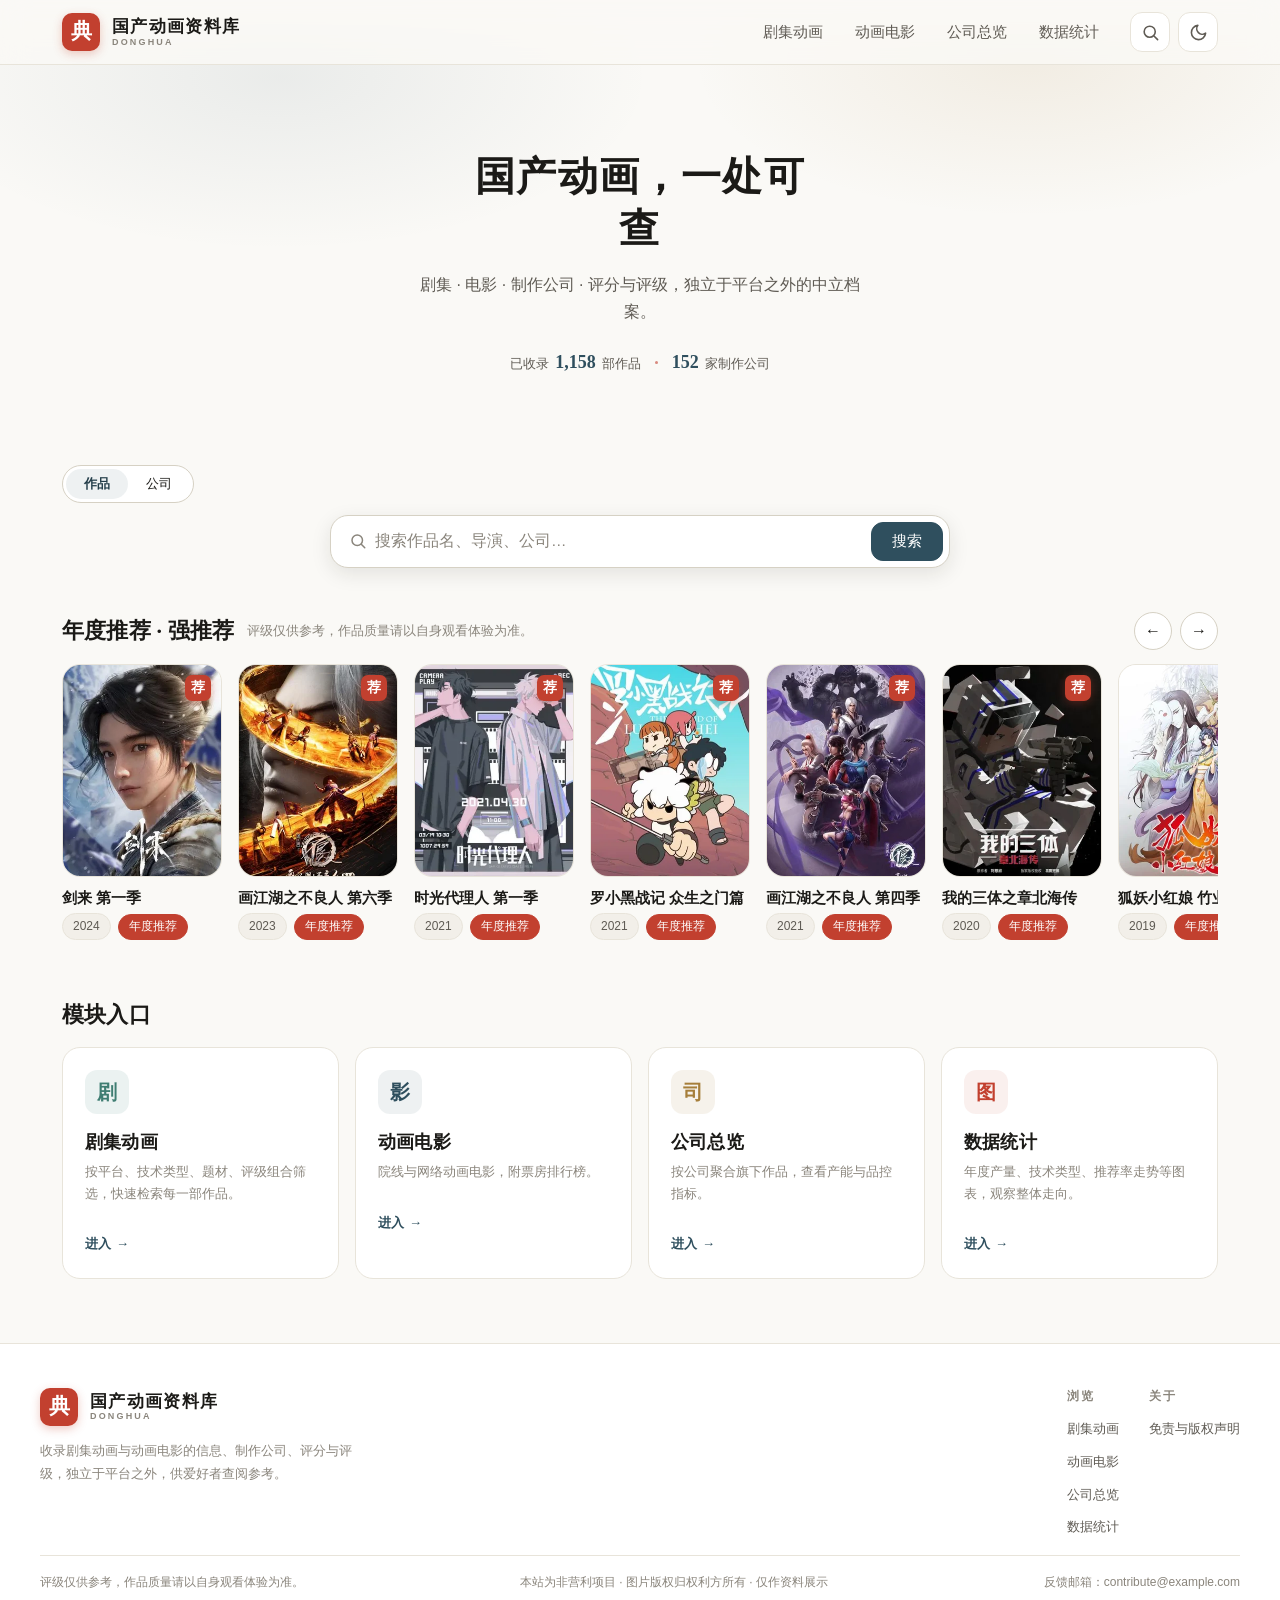
<file: index.html>
<!DOCTYPE html>
<html lang="zh-CN">
<head>
  <script>try{if(localStorage.getItem("gcan-theme")==="dark")document.documentElement.setAttribute("data-theme","dark");}catch(e){}</script>
  <meta charset="UTF-8">
  <meta name="viewport" content="width=device-width, initial-scale=1.0">
  <title>国产动画资料库 | 国产动画，一处可查</title>
  <meta name="description" content="收录剧集动画与动画电影的信息、制作公司、评分与评级，独立于平台之外的中立档案。">
  <link rel="icon" href="favicon.svg" type="image/svg+xml">
  <link rel="stylesheet" href="css/style.css">
</head>
<body>
  <header class="site-header" id="site-header"></header>
  <nav class="mobile-dock" id="mobile-dock" aria-label="移动端导航"></nav>

  <main class="site-main">
    <div class="container">

      <section class="site-hero">
        <h1 class="hero-title">国产动画，一处可查</h1>
        <p class="hero-sub">剧集 · 电影 · 制作公司 · 评分与评级，独立于平台之外的中立档案。</p>
        <p class="stat-line-hero">
          <span class="stat">已收录 <strong id="stat-total">…</strong> 部作品</span>
          <span class="sep"></span>
          <span class="stat"><strong id="stat-company">…</strong> 家制作公司</span>
        </p>
      </section>

      <div id="search-box"></div>

      <section class="home-block reveal">
        <div class="h-scroll-head">
          <h2>年度推荐 · 强推荐</h2>
          <span class="sub">评级仅供参考，作品质量请以自身观看体验为准。</span>
          <div class="h-scroll-nav">
            <button type="button" class="btn" id="top-works-prev" aria-label="上一组">←</button>
            <button type="button" class="btn" id="top-works-next" aria-label="下一组">→</button>
          </div>
        </div>
        <div class="h-scroll" id="top-works"></div>
      </section>

      <section class="home-block reveal">
        <div class="section-head"><h2>模块入口</h2></div>
        <div class="entry-grid">
          <a class="entry-card" href="series.html" style="--ec-fg:var(--jade);--ec-bg:var(--jade-soft);">
            <div class="ec-icon">剧</div>
            <h3>剧集动画</h3>
            <p class="ec-desc">按平台、技术类型、题材、评级组合筛选，快速检索每一部作品。</p>
            <span class="ec-go">进入</span>
          </a>
          <a class="entry-card" href="movies.html" style="--ec-fg:var(--accent);--ec-bg:var(--accent-soft);">
            <div class="ec-icon">影</div>
            <h3>动画电影</h3>
            <p class="ec-desc">院线与网络动画电影，附票房排行榜。</p>
            <span class="ec-go">进入</span>
          </a>
          <a class="entry-card" href="company.html" style="--ec-fg:var(--gold);--ec-bg:var(--gold-soft);">
            <div class="ec-icon">司</div>
            <h3>公司总览</h3>
            <p class="ec-desc">按公司聚合旗下作品，查看产能与品控指标。</p>
            <span class="ec-go">进入</span>
          </a>
          <a class="entry-card" href="industry.html" style="--ec-fg:var(--cinnabar);--ec-bg:var(--cinnabar-soft);">
            <div class="ec-icon">图</div>
            <h3>数据统计</h3>
            <p class="ec-desc">年度产量、技术类型、推荐率走势等图表，观察整体走向。</p>
            <span class="ec-go">进入</span>
          </a>
        </div>
      </section>

    </div>
  </main>

  <footer class="site-footer" id="site-footer"></footer>

  <script src="tv-data.js"></script>
  <script src="js/common.js"></script>
  <script src="js/index.js"></script>
</body>
</html>
</file>
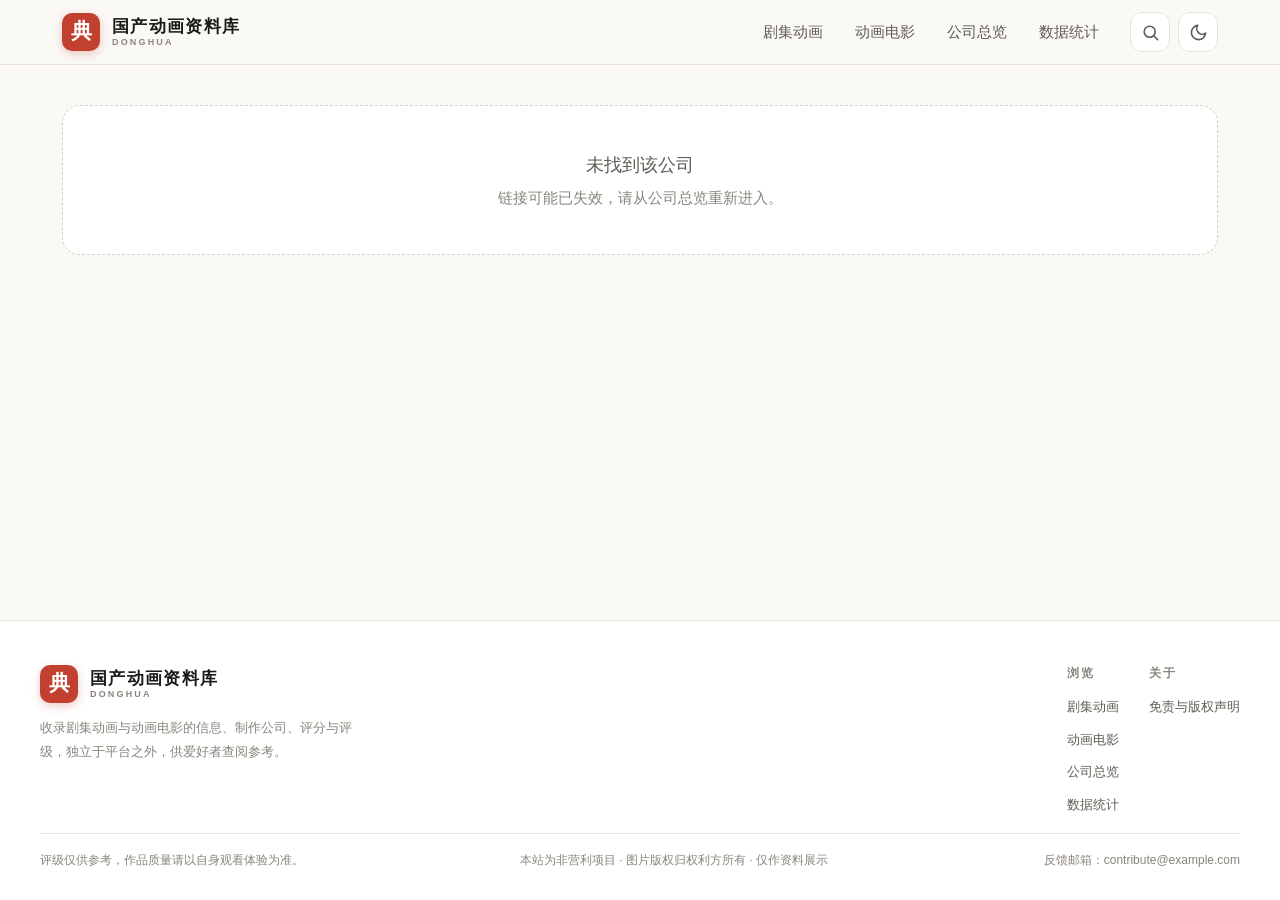
<file: company-detail.html>
<!DOCTYPE html>
<html lang="zh-CN">
<head>
  <script>try{if(localStorage.getItem("gcan-theme")==="dark")document.documentElement.setAttribute("data-theme","dark");}catch(e){}</script>
  <meta charset="UTF-8">
  <meta name="viewport" content="width=device-width, initial-scale=1.0">
  <title>公司详情 | 国产动画资料库</title>
  <link rel="icon" href="favicon.svg" type="image/svg+xml">
  <link rel="stylesheet" href="css/style.css">
</head>
<body>
  <header class="site-header" id="site-header"></header>
  <nav class="mobile-dock" id="mobile-dock" aria-label="移动端导航"></nav>

  <main class="site-main">
    <div class="container">

      <nav class="breadcrumb" id="breadcrumb" aria-label="面包屑"></nav>

      <section class="detail-head">
        <div class="detail-body">
          <h1 id="dh-name">…</h1>
          <div class="dh-badges" id="dh-badges"></div>
          <div class="dh-meta" id="dh-meta"></div>
        </div>
      </section>

      <!-- 能力概览：KPI 指标卡 + 评级分布条（替代雷达图） -->
      <section class="detail-block">
        <h2>能力概览 <span class="sub">客观统计，不含评分</span></h2>
        <div class="kpi-grid" id="kpi-grid"></div>
        <div class="grade-dist" id="grade-dist" style="margin-top:var(--sp-4)"></div>
        <div class="grade-dist-legend" id="grade-dist-legend"></div>
      </section>

      <!-- 作品时间线 -->
      <section class="detail-block">
        <div class="section-head">
          <h2>作品时间线 <span class="sub" id="tl-sub"></span></h2>
          <div class="head-side">
            <div class="year-range">
              <input type="number" id="f-year-from" min="1970" max="2030" placeholder="起" aria-label="起始年份">
              <span>至</span>
              <input type="number" id="f-year-to" min="1970" max="2030" placeholder="止" aria-label="结束年份">
            </div>
            <div class="h-timeline-nav">
              <button type="button" class="btn" id="tl-prev" aria-label="向左">←</button>
              <button type="button" class="btn" id="tl-next" aria-label="向右">→</button>
            </div>
          </div>
        </div>
        <div class="h-timeline" id="timeline"></div>
      </section>

      <!-- 旗下作品 -->
      <section class="detail-block">
        <div class="section-head">
          <h2>旗下作品 <span class="sub" id="works-sub"></span></h2>
          <div class="head-side">
            <div class="chip-group" id="f-grade"></div>
            <div class="sort-box">
              <label for="f-sort">排序</label>
              <select id="f-sort">
                <option value="year-desc">年份（新 → 旧）</option>
                <option value="year-asc">年份（旧 → 新）</option>
                <option value="grade">评级（优 → 差）</option>
              </select>
            </div>
          </div>
        </div>
        <div class="work-grid work-grid--wide" id="work-grid" style="margin-top:var(--sp-4)"></div>
      </section>

    </div>
  </main>

  <footer class="site-footer" id="site-footer"></footer>

  <script src="tv-data.js"></script>
  <script src="companies.js"></script>
  <script src="js/common.js"></script>
  <script src="js/company-detail.js"></script>
</body>
</html>
</file>
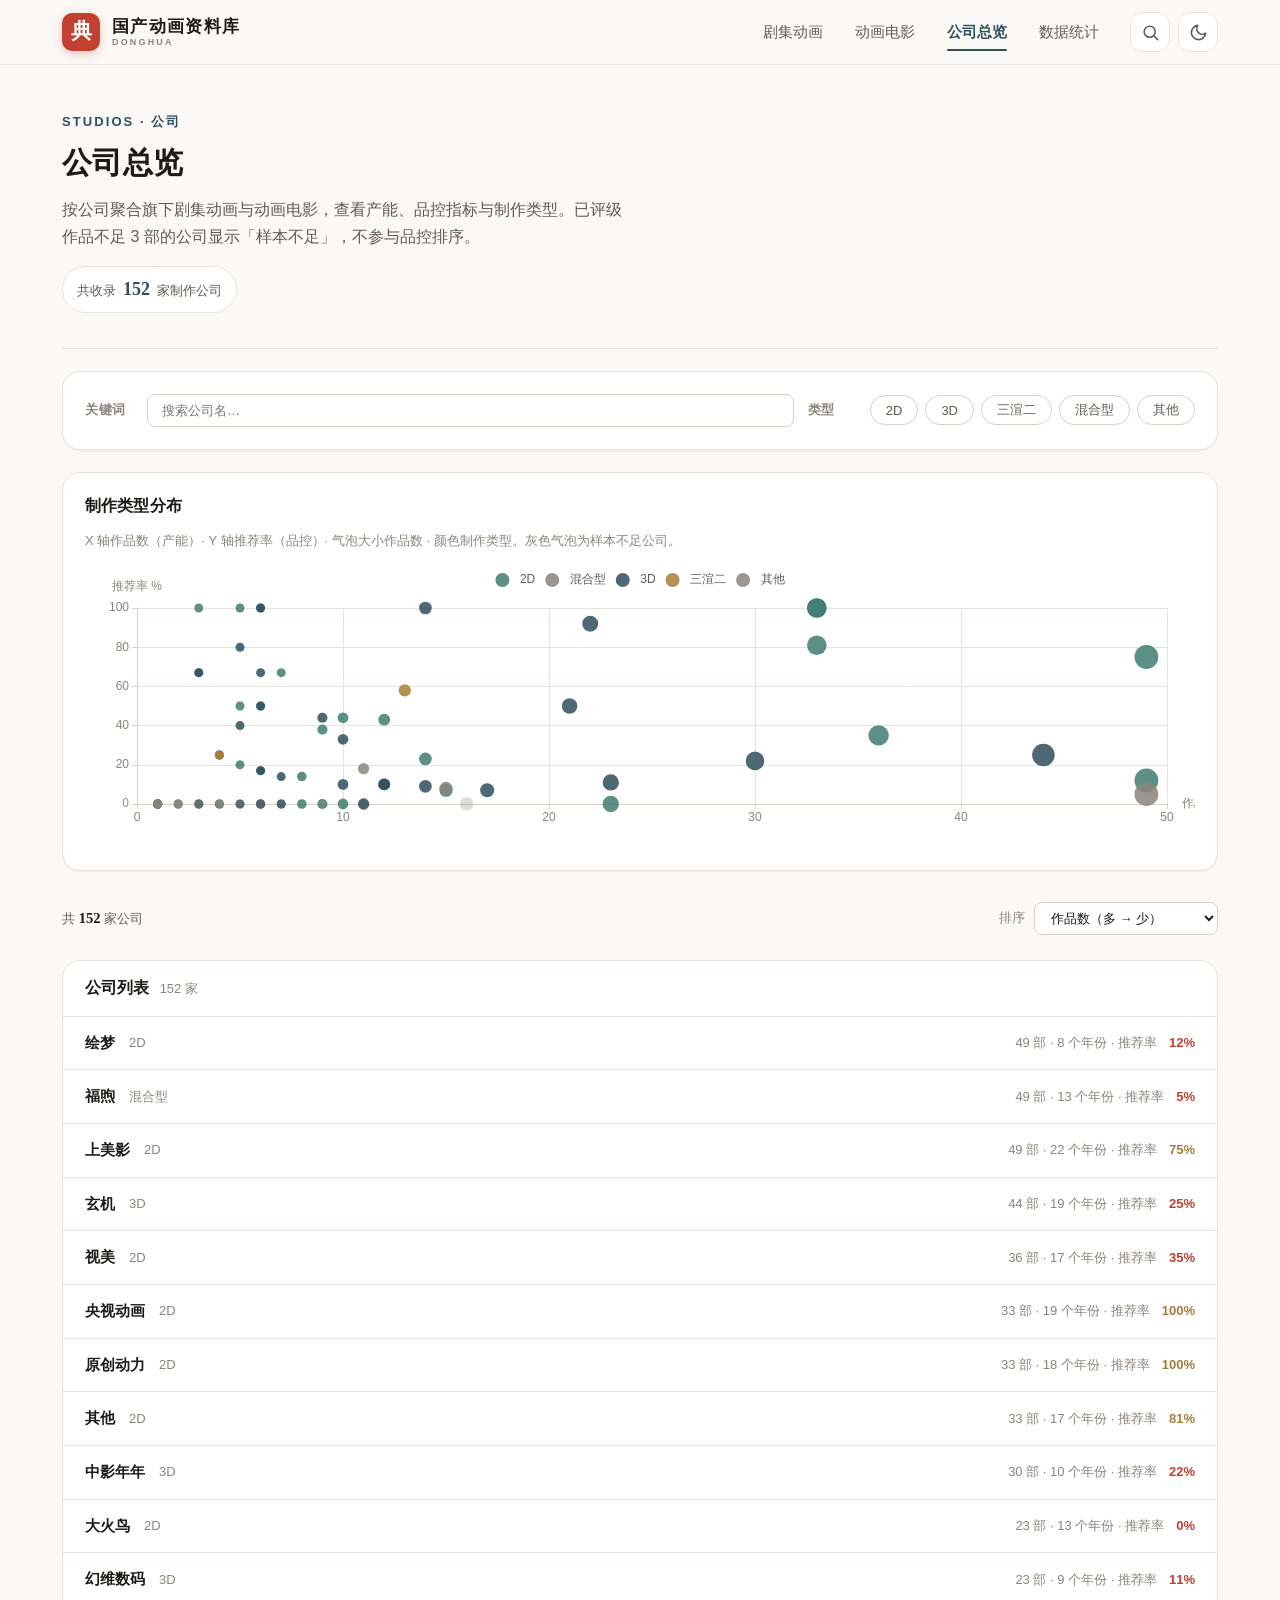
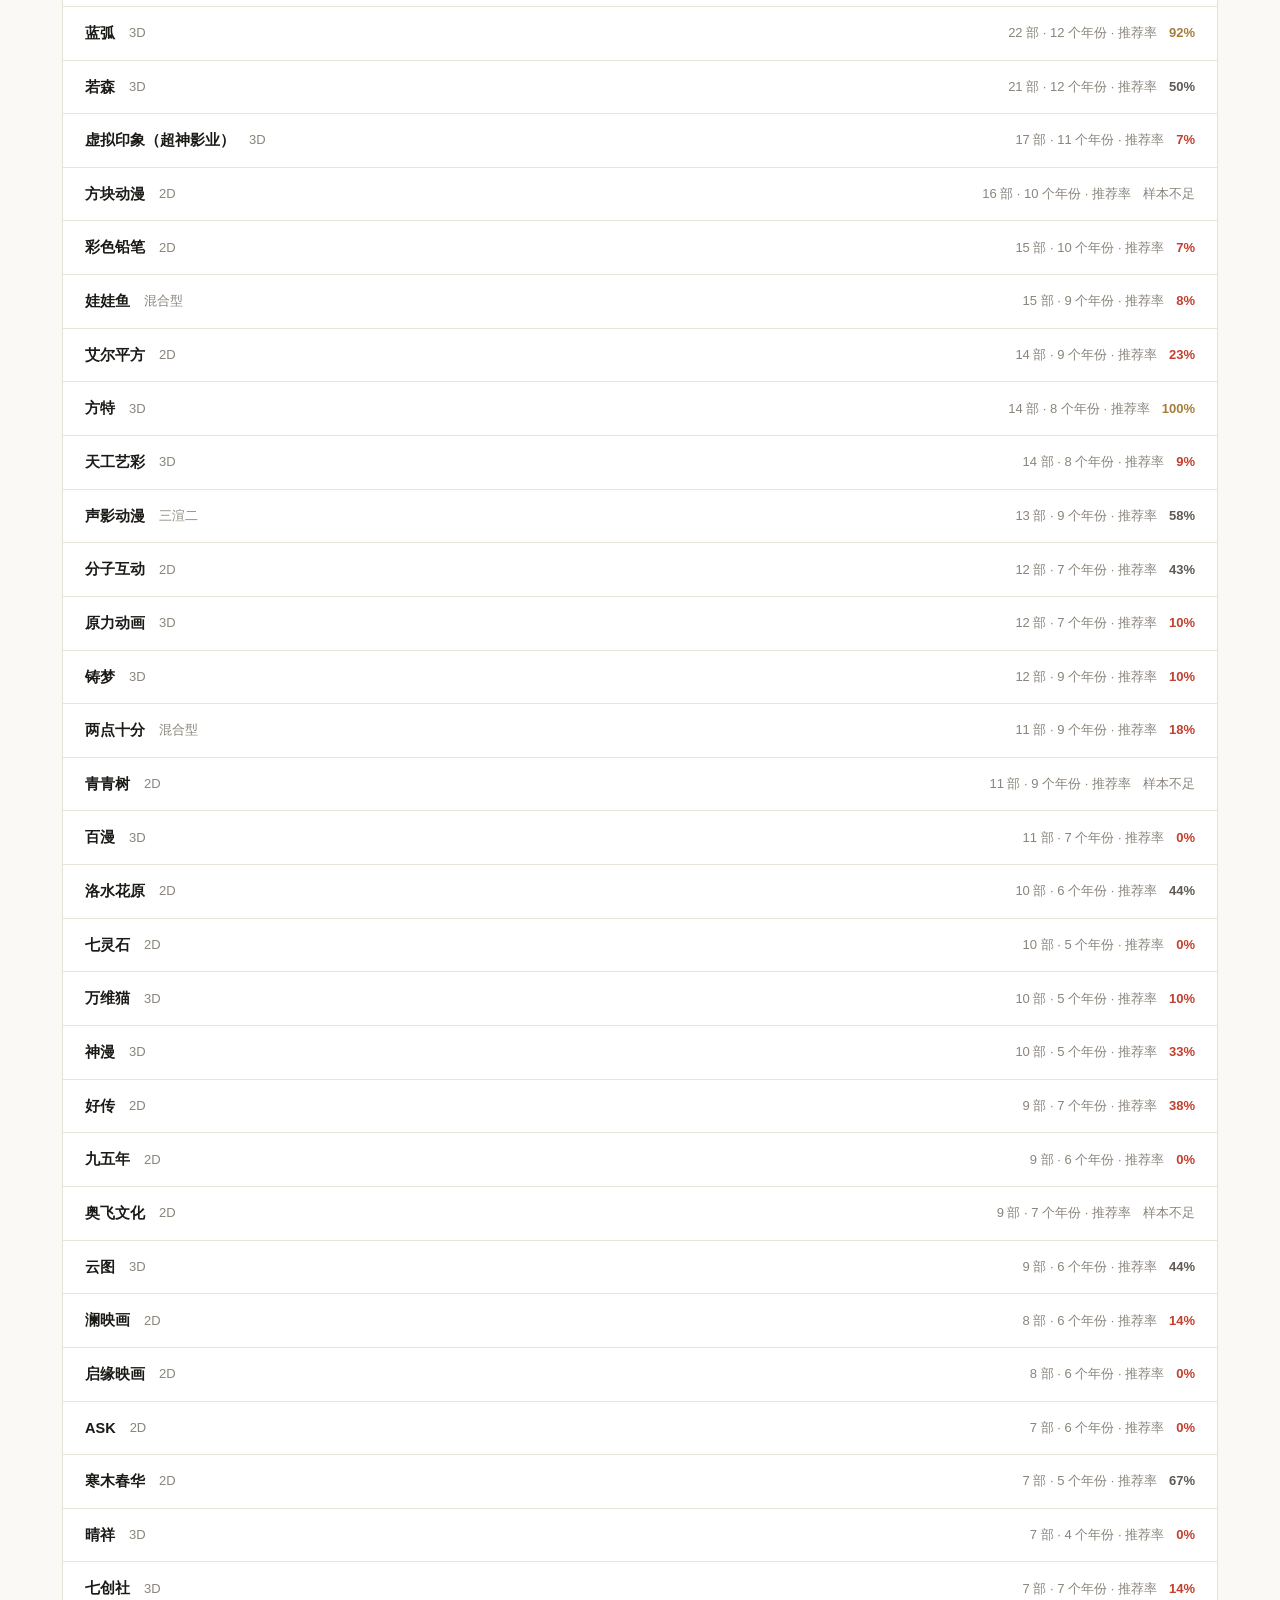
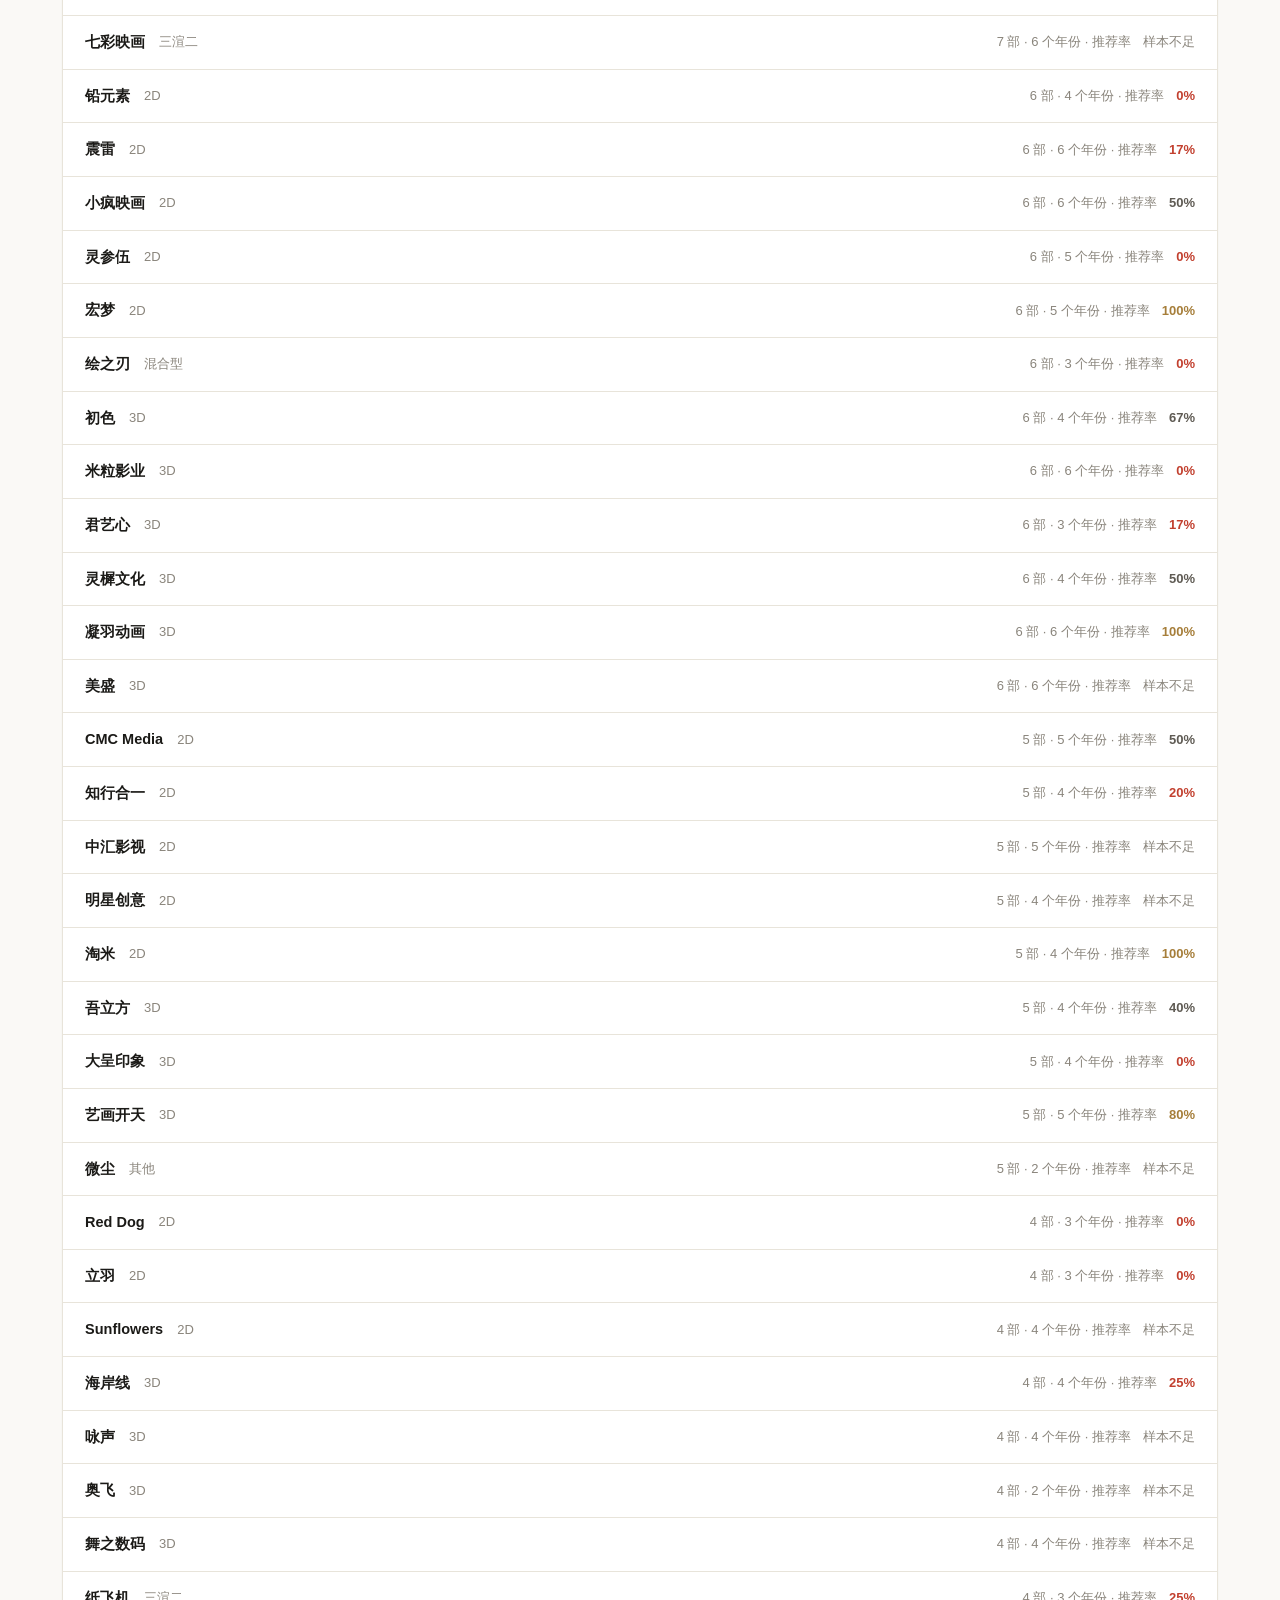
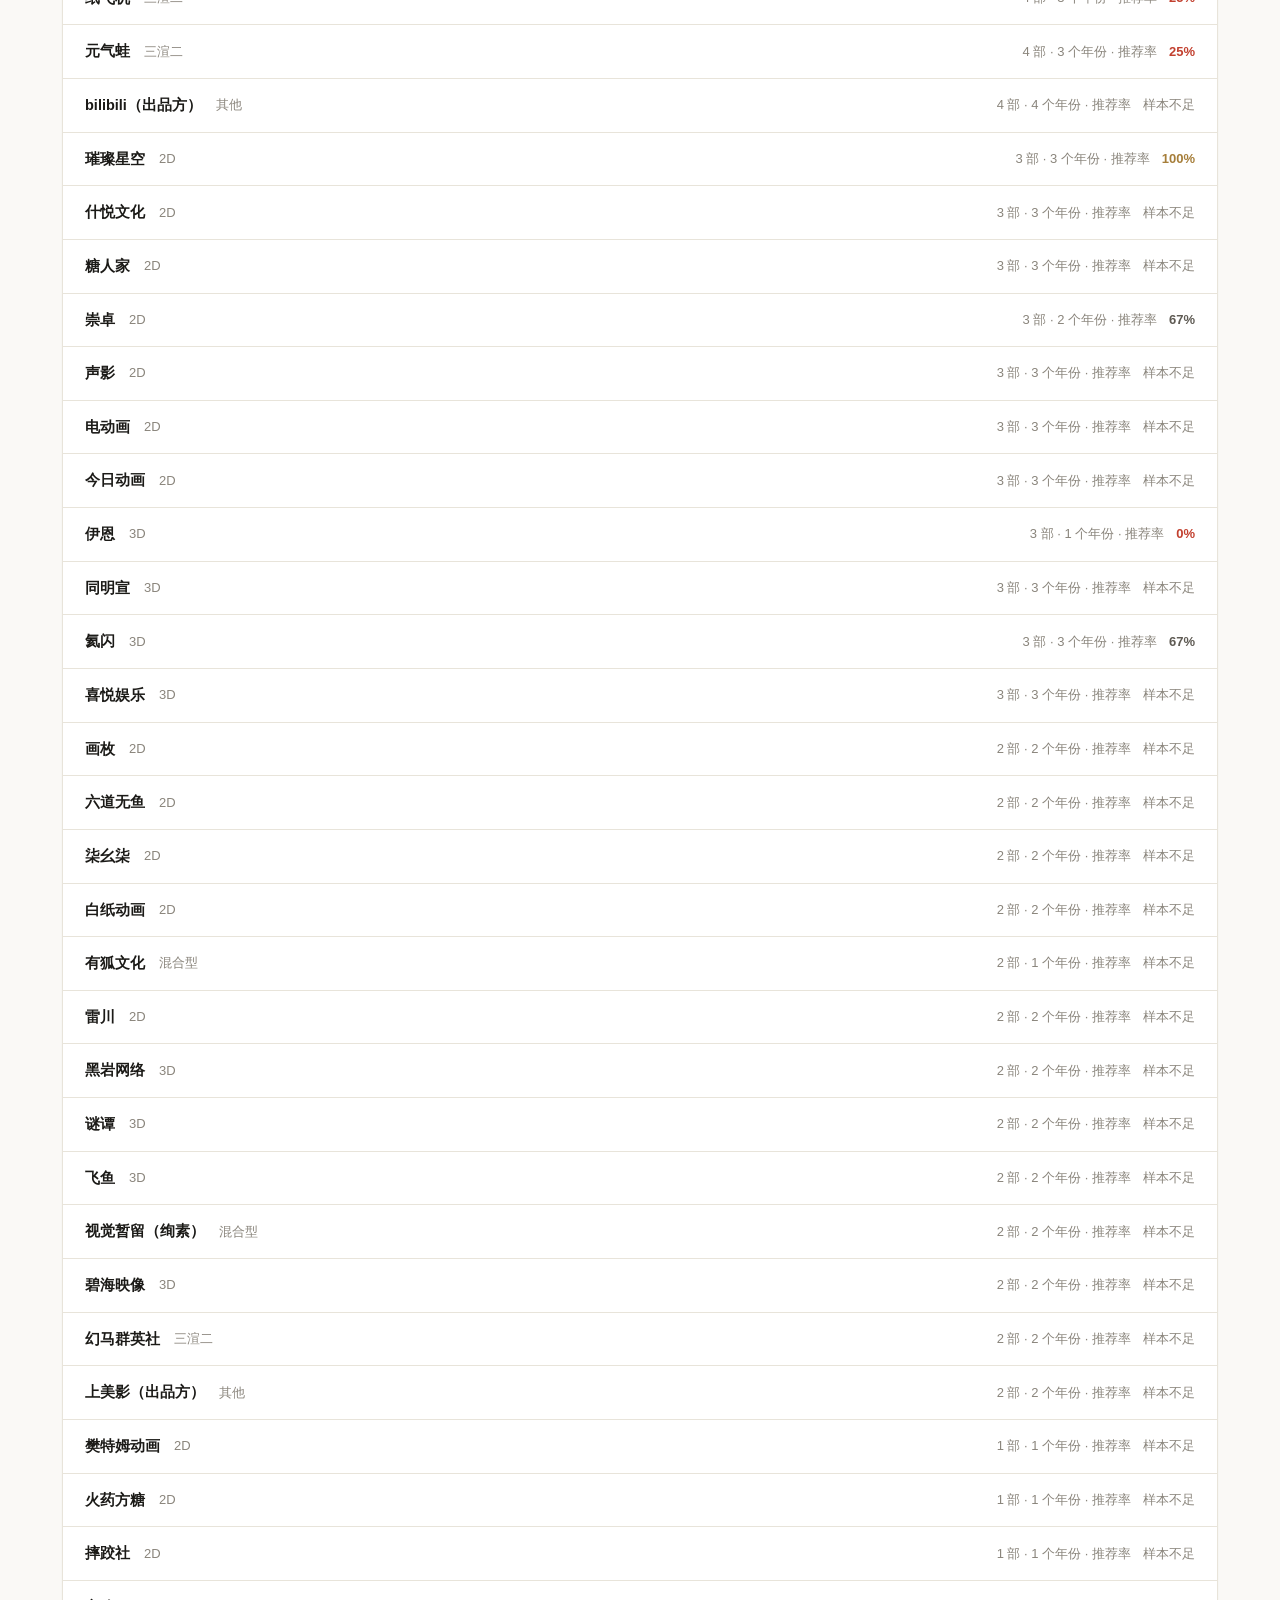
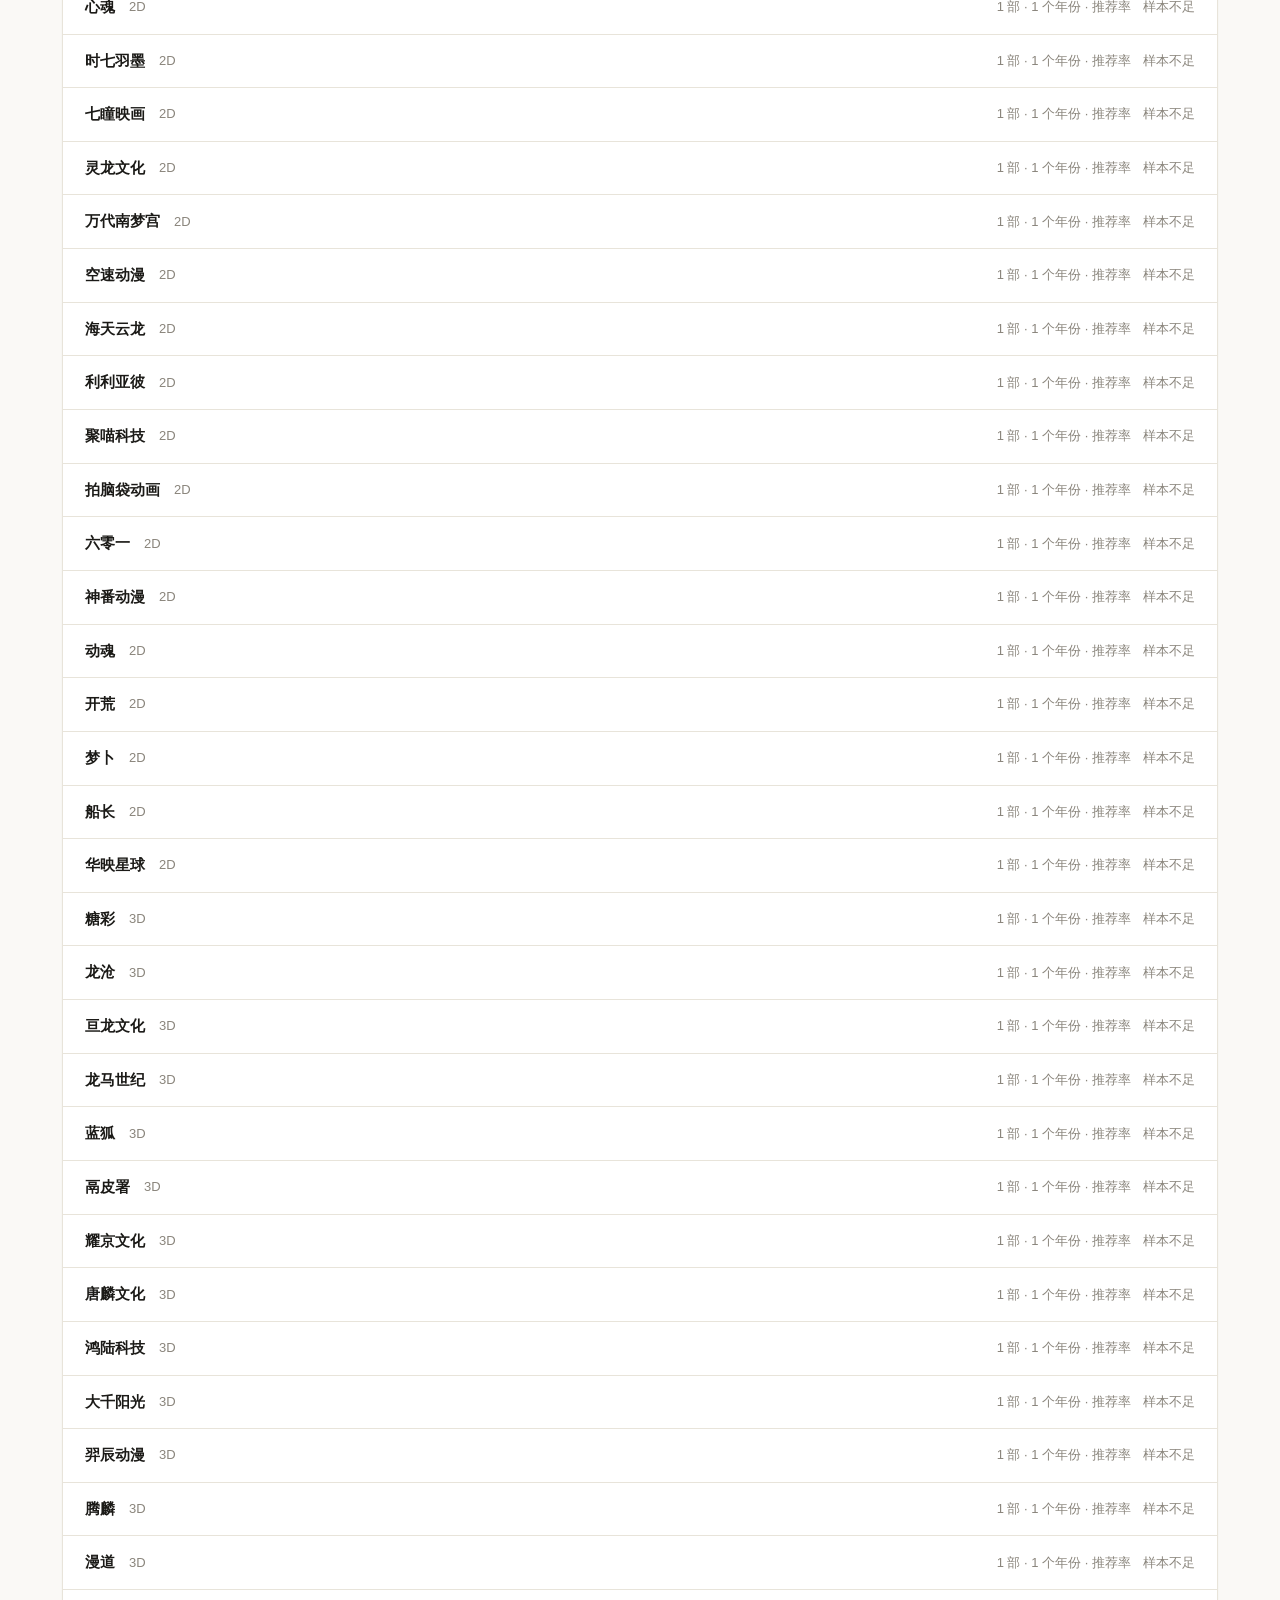
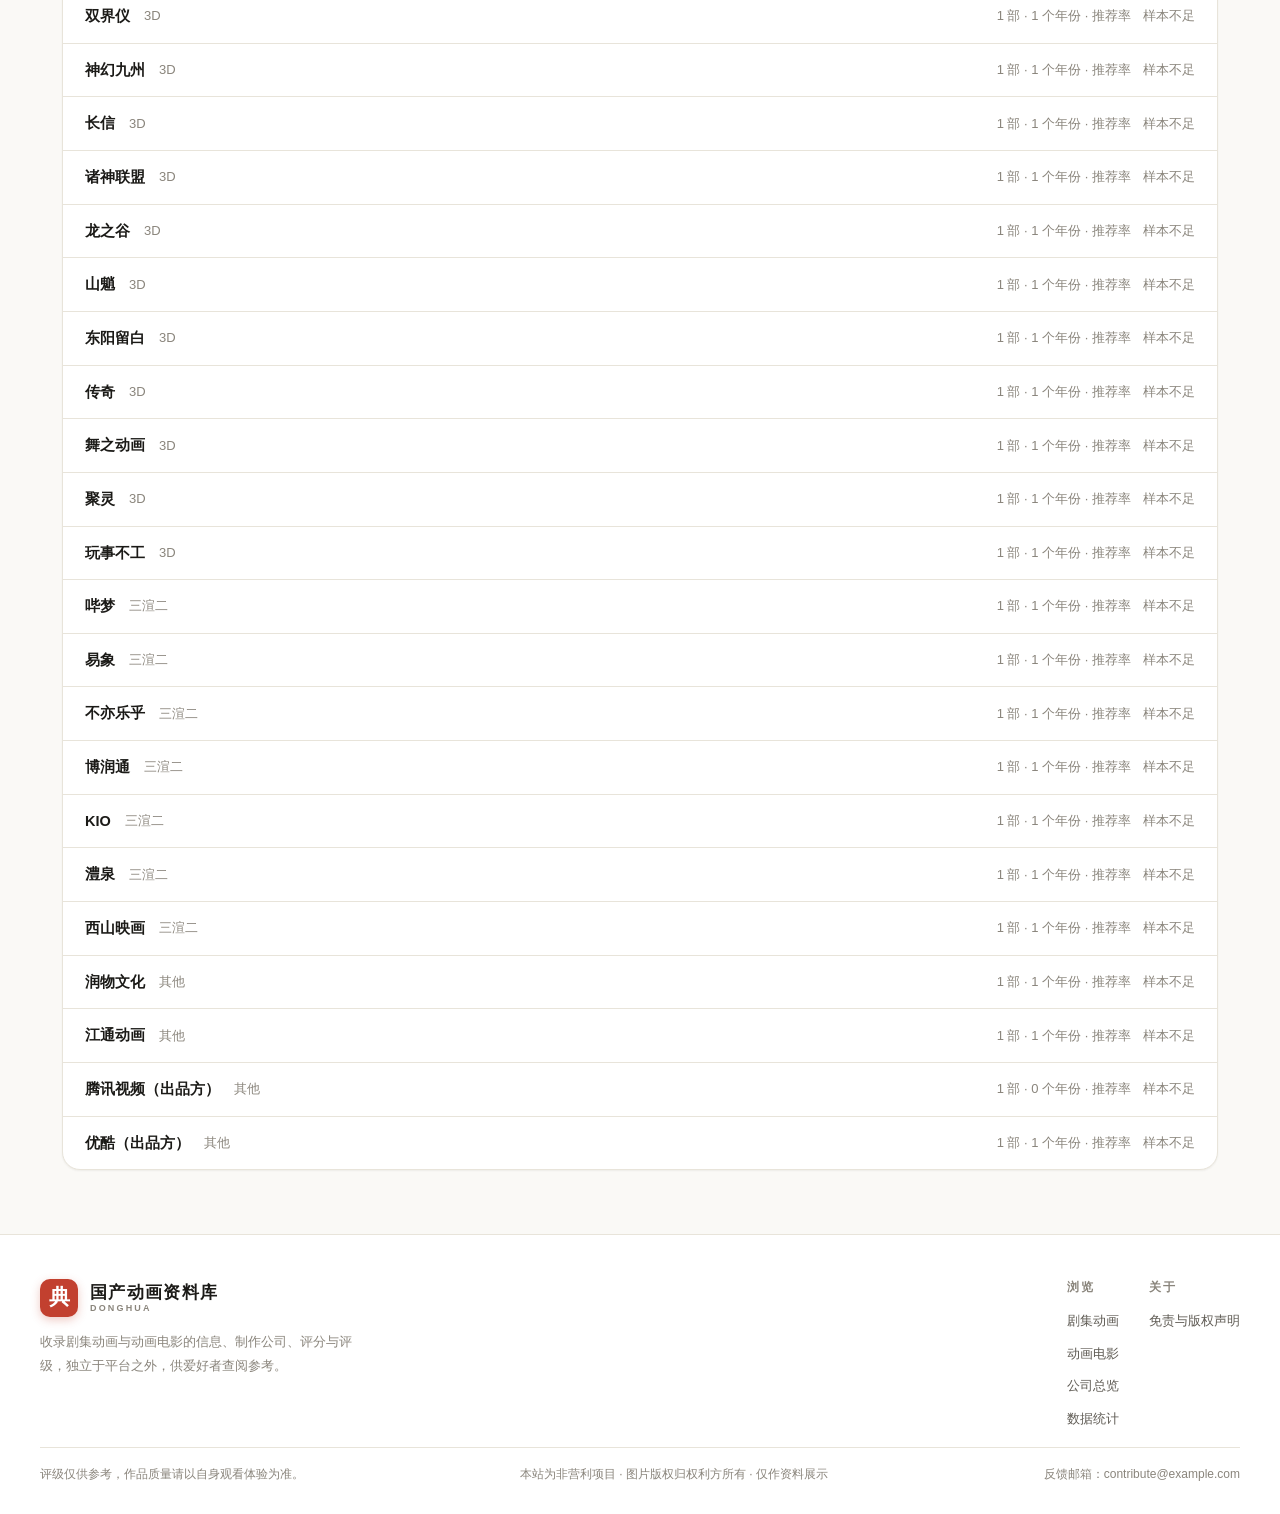
<file: company.html>
<!DOCTYPE html>
<html lang="zh-CN">
<head>
  <script>try{if(localStorage.getItem("gcan-theme")==="dark")document.documentElement.setAttribute("data-theme","dark");}catch(e){}</script>
  <meta charset="UTF-8">
  <meta name="viewport" content="width=device-width, initial-scale=1.0">
  <title>公司总览 | 国产动画资料库</title>
  <meta name="description" content="国产动画制作公司总览：按公司聚合旗下作品，查看产能、品控与制作类型分布。">
  <link rel="icon" href="favicon.svg" type="image/svg+xml">
  <link rel="stylesheet" href="css/style.css">
</head>
<body>
  <header class="site-header" id="site-header"></header>
  <nav class="mobile-dock" id="mobile-dock" aria-label="移动端导航"></nav>

  <main class="site-main">
    <div class="container">

      <section class="page-head">
        <span class="eyebrow">STUDIOS · 公司</span>
        <h1>公司总览</h1>
        <p class="sub">按公司聚合旗下剧集动画与动画电影，查看产能、品控指标与制作类型。已评级作品不足 3 部的公司显示「样本不足」，不参与品控排序。</p>
        <p class="stat-line">
          <span class="stat-chip">共收录 <strong id="stat-count">…</strong> 家制作公司</span>
        </p>
      </section>

      <section class="filter-panel" aria-label="公司筛选">
        <div class="filter-row">
          <span class="f-label">关键词</span>
          <div class="filter-search">
            <input type="search" id="f-q" placeholder="搜索公司名…" aria-label="公司名搜索">
          </div>
          <span class="f-label">类型</span>
          <div class="chip-group" id="f-tech"></div>
        </div>
      </section>

      <section class="chart-box">
        <h2>制作类型分布</h2>
        <p class="sub">X 轴作品数（产能）· Y 轴推荐率（品控）· 气泡大小作品数 · 颜色制作类型。灰色气泡为样本不足公司。</p>
        <div class="chart chart--sm" id="bubble-chart"></div>
      </section>

      <div class="list-toolbar">
        <p class="result-count">共 <strong id="result-count">0</strong> 家公司</p>
        <div class="sort-box">
          <label for="f-sort">排序</label>
          <select id="f-sort">
            <option value="works">作品数（多 → 少）</option>
            <option value="years">活跃年份数（多 → 少）</option>
            <option value="rate">推荐率（高 → 低）</option>
          </select>
        </div>
      </div>

      <div id="company-list"></div>

    </div>
  </main>

  <footer class="site-footer" id="site-footer"></footer>

  <script src="js/echarts.min.js"></script>
  <script src="tv-data.js"></script>
  <script src="companies.js"></script>
  <script src="js/common.js"></script>
  <script src="js/company.js"></script>
</body>
</html>
</file>
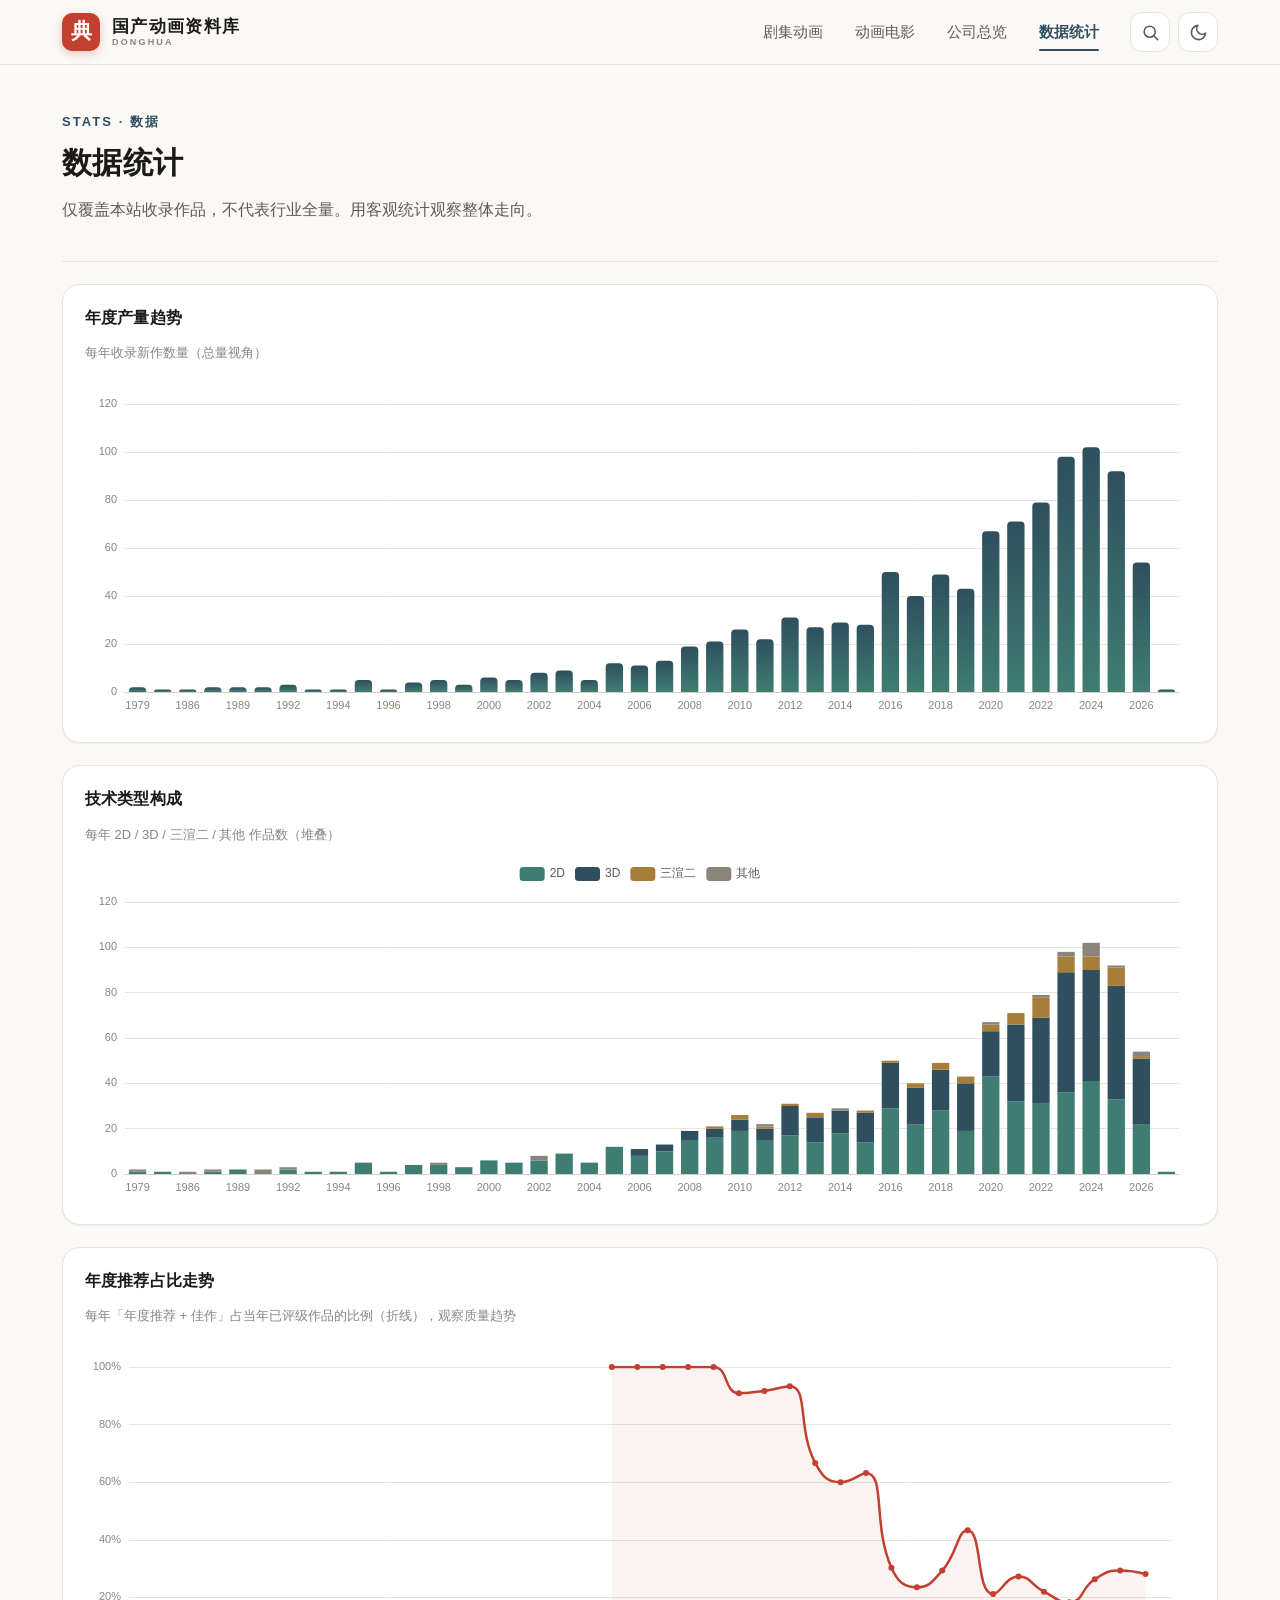
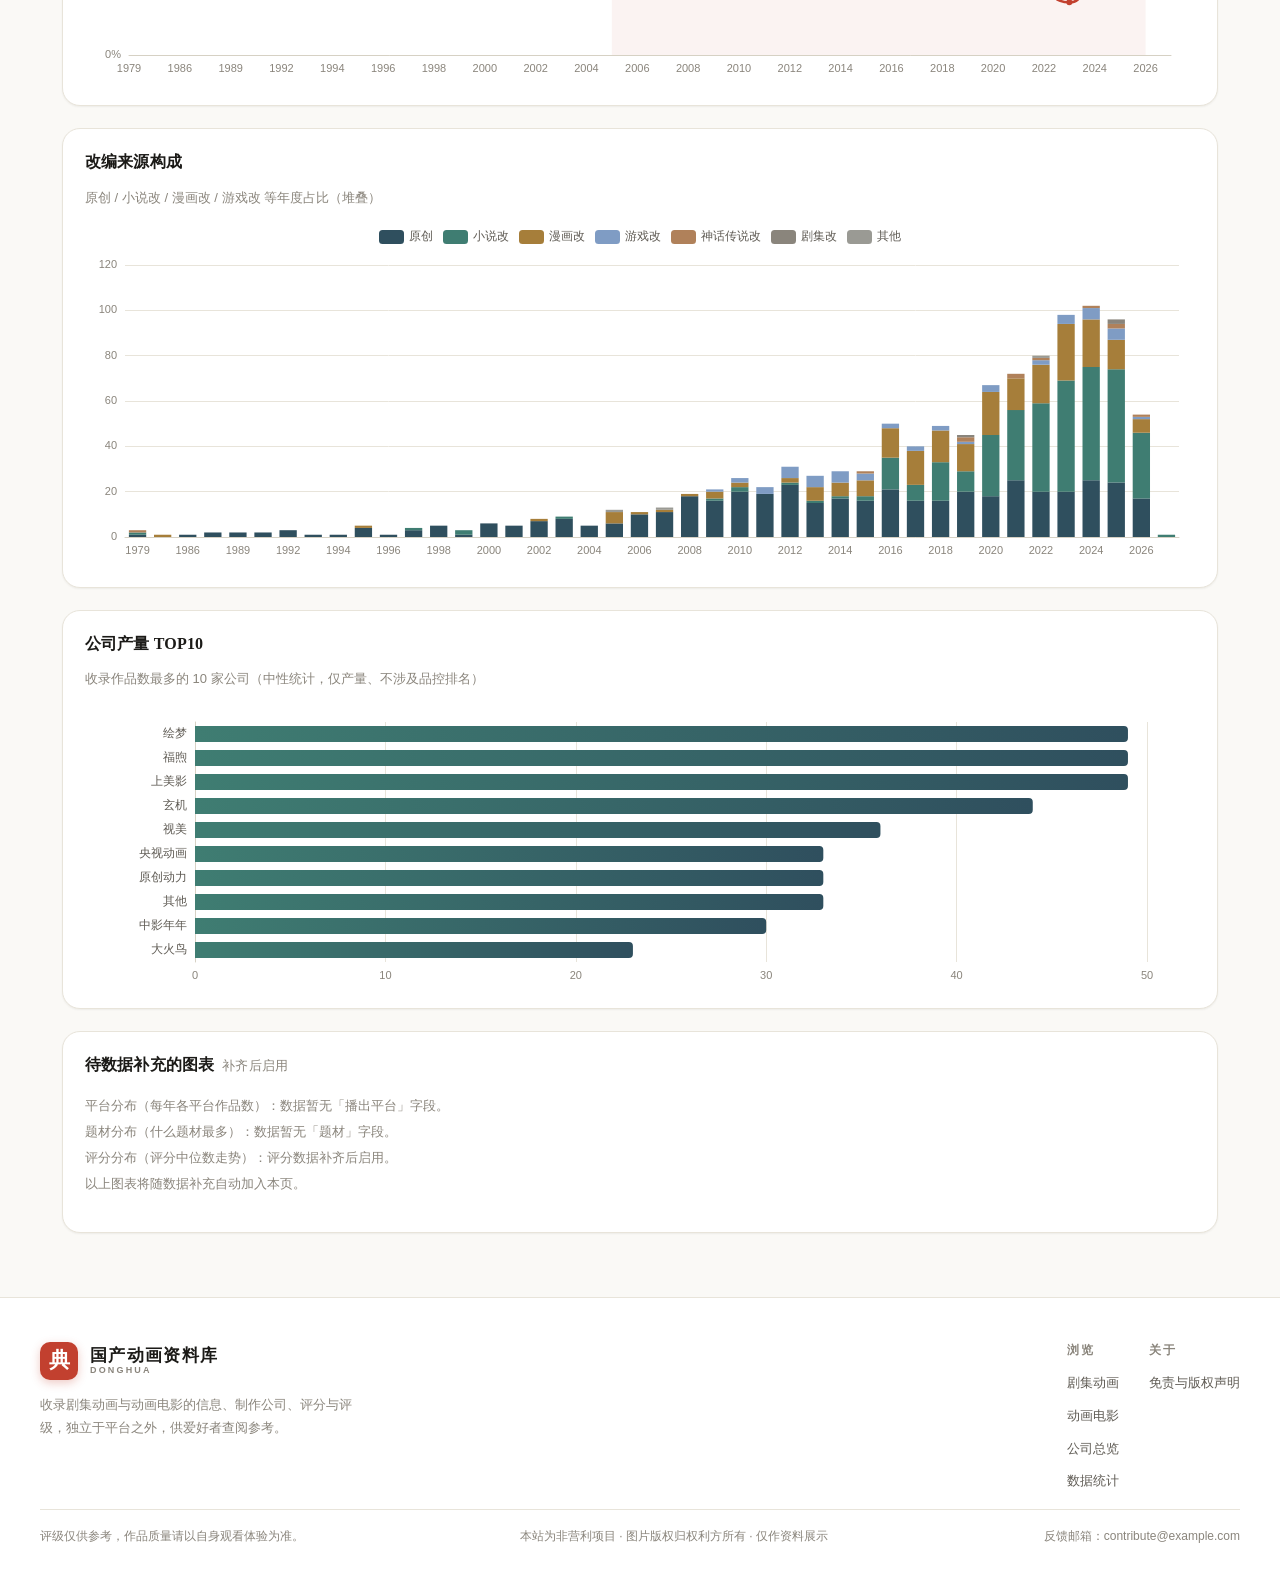
<file: industry.html>
<!DOCTYPE html>
<html lang="zh-CN">
<head>
  <script>try{if(localStorage.getItem("gcan-theme")==="dark")document.documentElement.setAttribute("data-theme","dark");}catch(e){}</script>
  <meta charset="UTF-8">
  <meta name="viewport" content="width=device-width, initial-scale=1.0">
  <title>数据统计 | 国产动画资料库</title>
  <meta name="description" content="国产动画数据统计：年度产量、技术类型、推荐率走势、改编来源、公司产量排行。">
  <link rel="icon" href="favicon.svg" type="image/svg+xml">
  <link rel="stylesheet" href="css/style.css">
</head>
<body>
  <header class="site-header" id="site-header"></header>
  <nav class="mobile-dock" id="mobile-dock" aria-label="移动端导航"></nav>

  <main class="site-main">
    <div class="container">

      <section class="page-head">
        <span class="eyebrow">STATS · 数据</span>
        <h1>数据统计</h1>
        <p class="sub">仅覆盖本站收录作品，不代表行业全量。用客观统计观察整体走向。</p>
      </section>

      <section class="chart-box">
        <h2>年度产量趋势</h2>
        <p class="sub">每年收录新作数量（总量视角）</p>
        <div class="chart" id="chart-yearly"></div>
      </section>

      <section class="chart-box">
        <h2>技术类型构成</h2>
        <p class="sub">每年 2D / 3D / 三渲二 / 其他 作品数（堆叠）</p>
        <div class="chart" id="chart-tech"></div>
      </section>

      <section class="chart-box">
        <h2>年度推荐占比走势</h2>
        <p class="sub">每年「年度推荐 + 佳作」占当年已评级作品的比例（折线），观察质量趋势</p>
        <div class="chart" id="chart-recommend"></div>
      </section>

      <section class="chart-box">
        <h2>改编来源构成</h2>
        <p class="sub">原创 / 小说改 / 漫画改 / 游戏改 等年度占比（堆叠）</p>
        <div class="chart" id="chart-adaptation"></div>
      </section>

      <section class="chart-box">
        <h2>公司产量 TOP10</h2>
        <p class="sub">收录作品数最多的 10 家公司（中性统计，仅产量、不涉及品控排名）</p>
        <div class="chart chart--sm" id="chart-company"></div>
      </section>

      <section class="detail-block">
        <h2>待数据补充的图表 <span class="sub">补齐后启用</span></h2>
        <p class="db-empty" style="line-height:2">
          平台分布（每年各平台作品数）：数据暂无「播出平台」字段。<br>
          题材分布（什么题材最多）：数据暂无「题材」字段。<br>
          评分分布（评分中位数走势）：评分数据补齐后启用。<br>
          以上图表将随数据补充自动加入本页。
        </p>
      </section>

    </div>
  </main>

  <footer class="site-footer" id="site-footer"></footer>

  <script src="js/echarts.min.js"></script>
  <script src="tv-data.js"></script>
  <script src="js/common.js"></script>
  <script src="js/industry.js"></script>
</body>
</html>
</file>
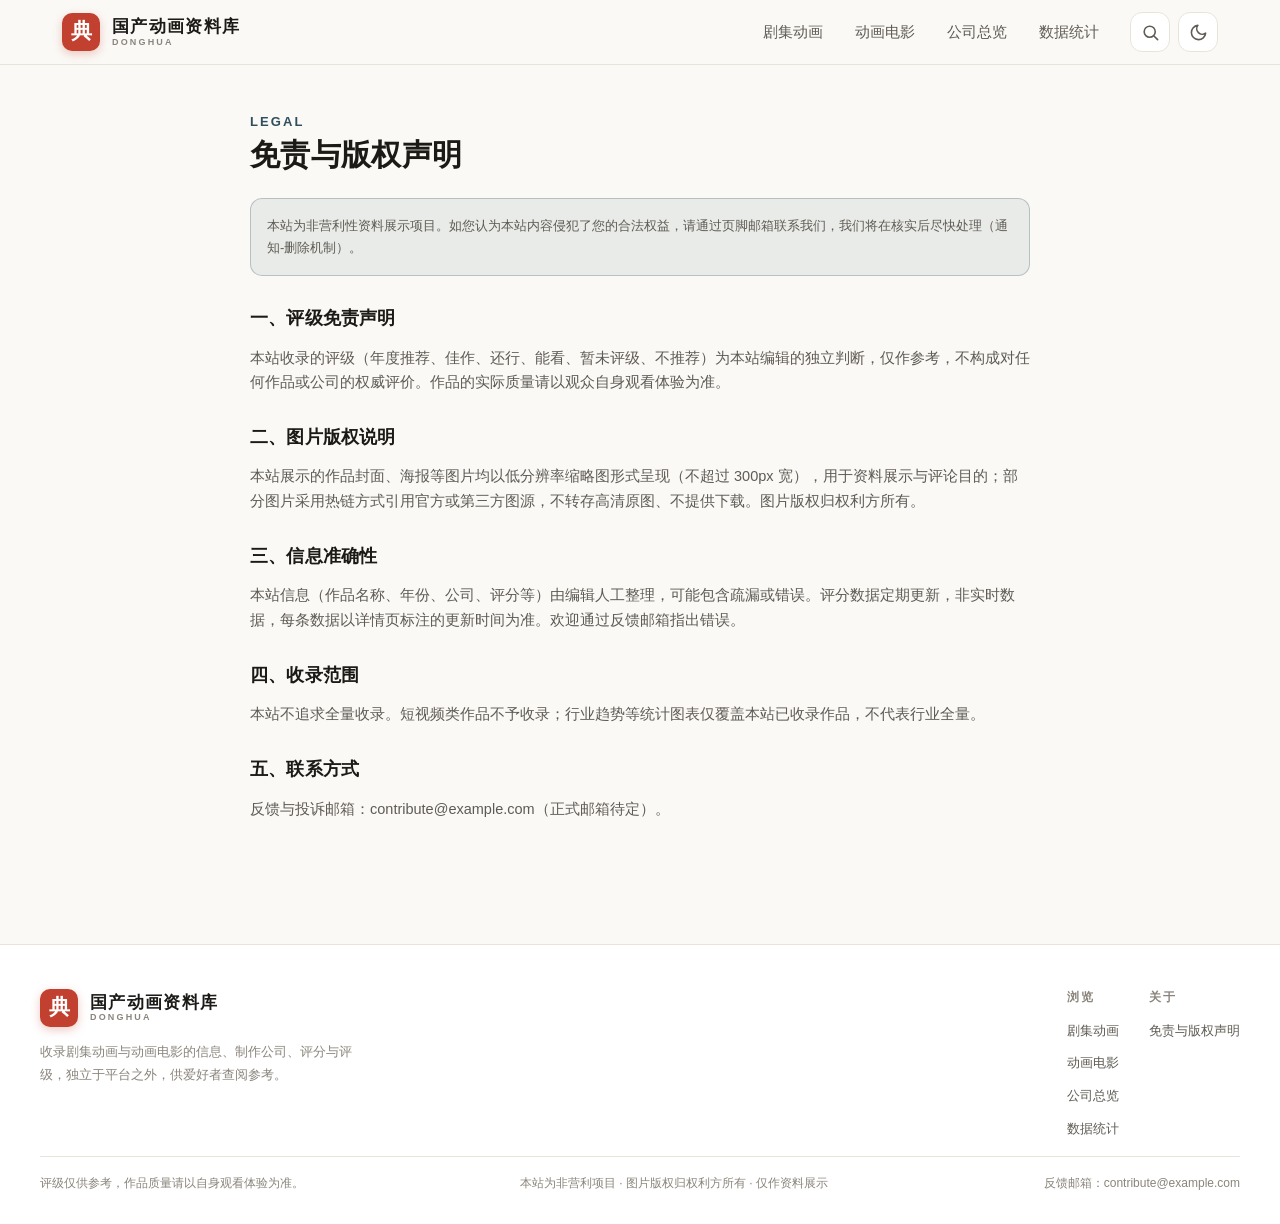
<file: legal.html>
<!DOCTYPE html>
<html lang="zh-CN">
<head>
  <script>try{if(localStorage.getItem("gcan-theme")==="dark")document.documentElement.setAttribute("data-theme","dark");}catch(e){}</script>
  <meta charset="UTF-8">
  <meta name="viewport" content="width=device-width, initial-scale=1.0">
  <title>免责与版权声明 | 国产动画资料库</title>
  <link rel="icon" href="favicon.svg" type="image/svg+xml">
  <link rel="stylesheet" href="css/style.css">
</head>
<body>
  <header class="site-header" id="site-header"></header>
  <nav class="mobile-dock" id="mobile-dock" aria-label="移动端导航"></nav>

  <main class="site-main">
    <div class="container">
      <article class="legal-body">
        <span class="eyebrow" style="font-size:var(--fs-small);letter-spacing:.16em;color:var(--accent);font-weight:600;text-transform:uppercase;">Legal</span>
        <h1>免责与版权声明</h1>

        <div class="notice">
          本站为非营利性资料展示项目。如您认为本站内容侵犯了您的合法权益，请通过页脚邮箱联系我们，我们将在核实后尽快处理（通知-删除机制）。
        </div>

        <h2>一、评级免责声明</h2>
        <p>本站收录的评级（年度推荐、佳作、还行、能看、暂未评级、不推荐）为本站编辑的独立判断，仅作参考，不构成对任何作品或公司的权威评价。作品的实际质量请以观众自身观看体验为准。</p>

        <h2>二、图片版权说明</h2>
        <p>本站展示的作品封面、海报等图片均以低分辨率缩略图形式呈现（不超过 300px 宽），用于资料展示与评论目的；部分图片采用热链方式引用官方或第三方图源，不转存高清原图、不提供下载。图片版权归权利方所有。</p>

        <h2>三、信息准确性</h2>
        <p>本站信息（作品名称、年份、公司、评分等）由编辑人工整理，可能包含疏漏或错误。评分数据定期更新，非实时数据，每条数据以详情页标注的更新时间为准。欢迎通过反馈邮箱指出错误。</p>

        <h2>四、收录范围</h2>
        <p>本站不追求全量收录。短视频类作品不予收录；行业趋势等统计图表仅覆盖本站已收录作品，不代表行业全量。</p>

        <h2>五、联系方式</h2>
        <p>反馈与投诉邮箱：contribute@example.com（正式邮箱待定）。</p>
      </article>
    </div>
  </main>

  <footer class="site-footer" id="site-footer"></footer>

  <script src="js/common.js"></script>
  <script>
    document.addEventListener("DOMContentLoaded", function () { window.App.mountChrome(null); });
  </script>
</body>
</html>
</file>
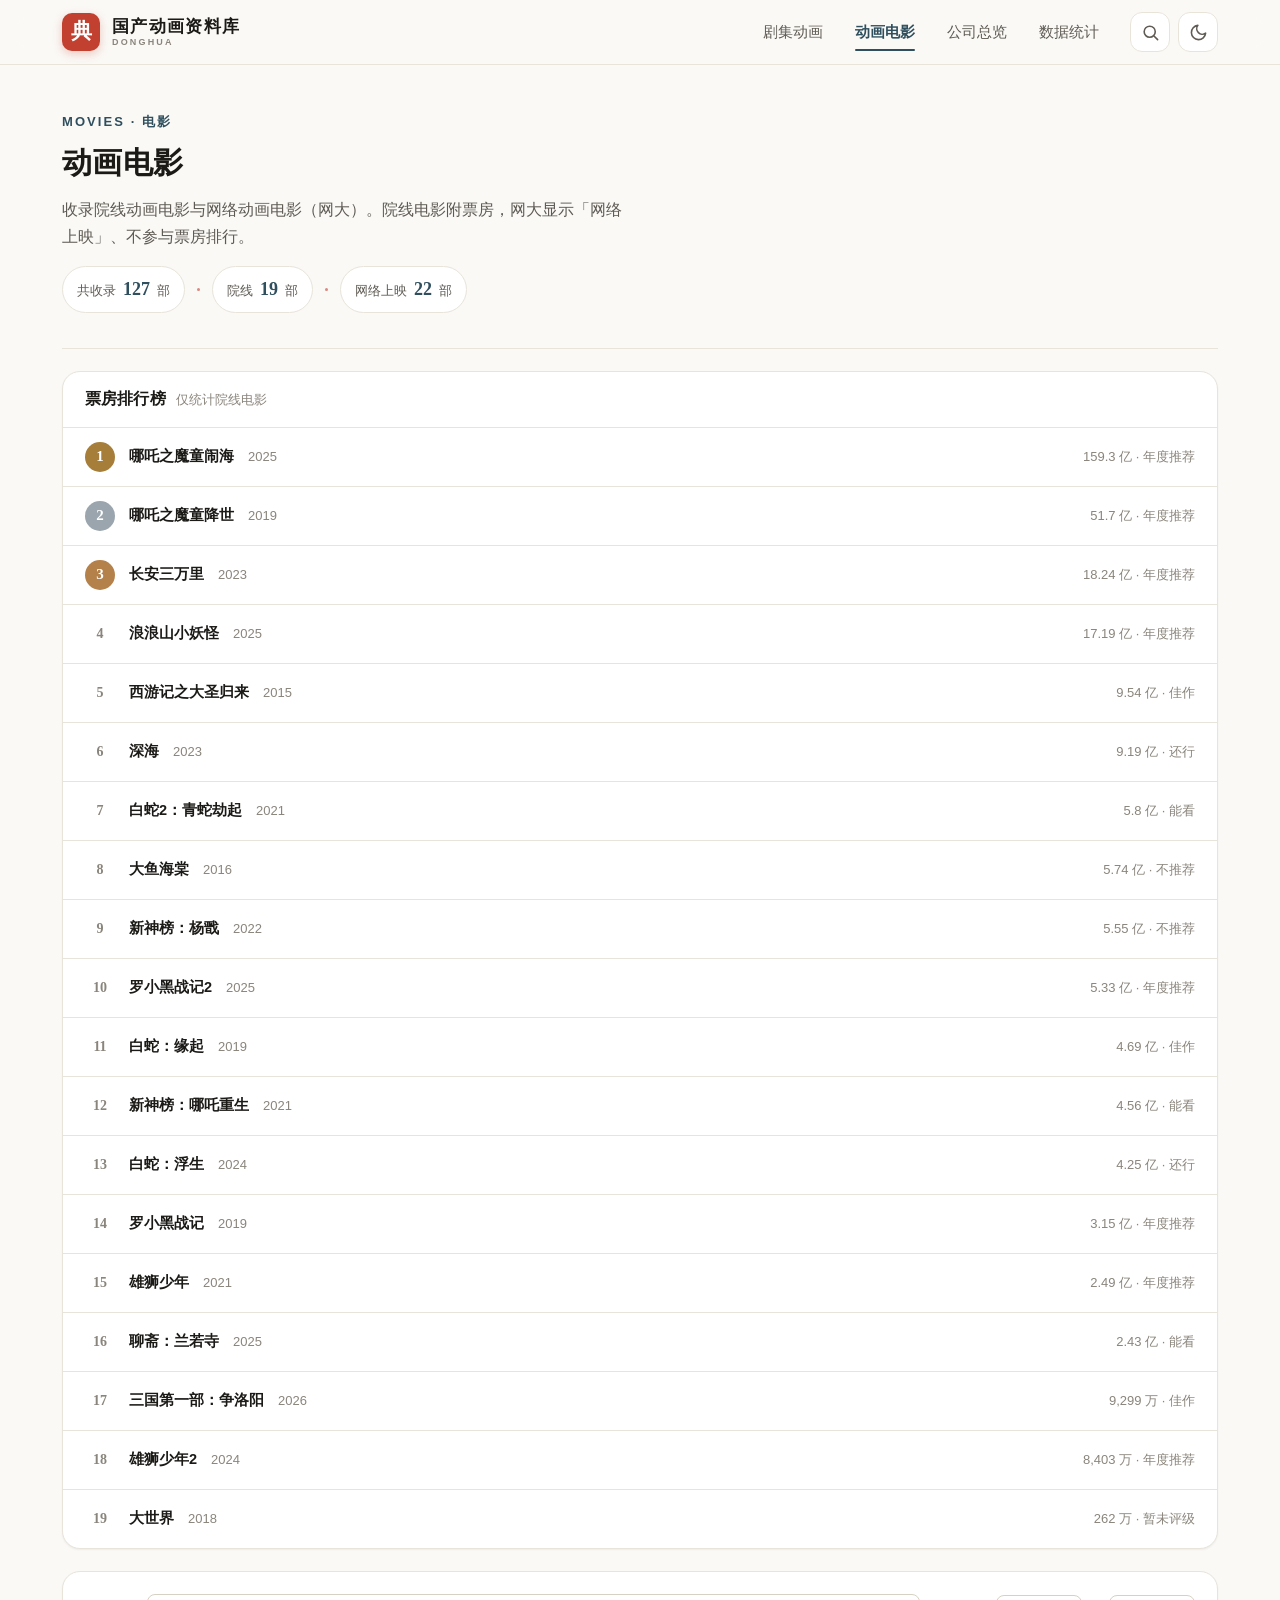
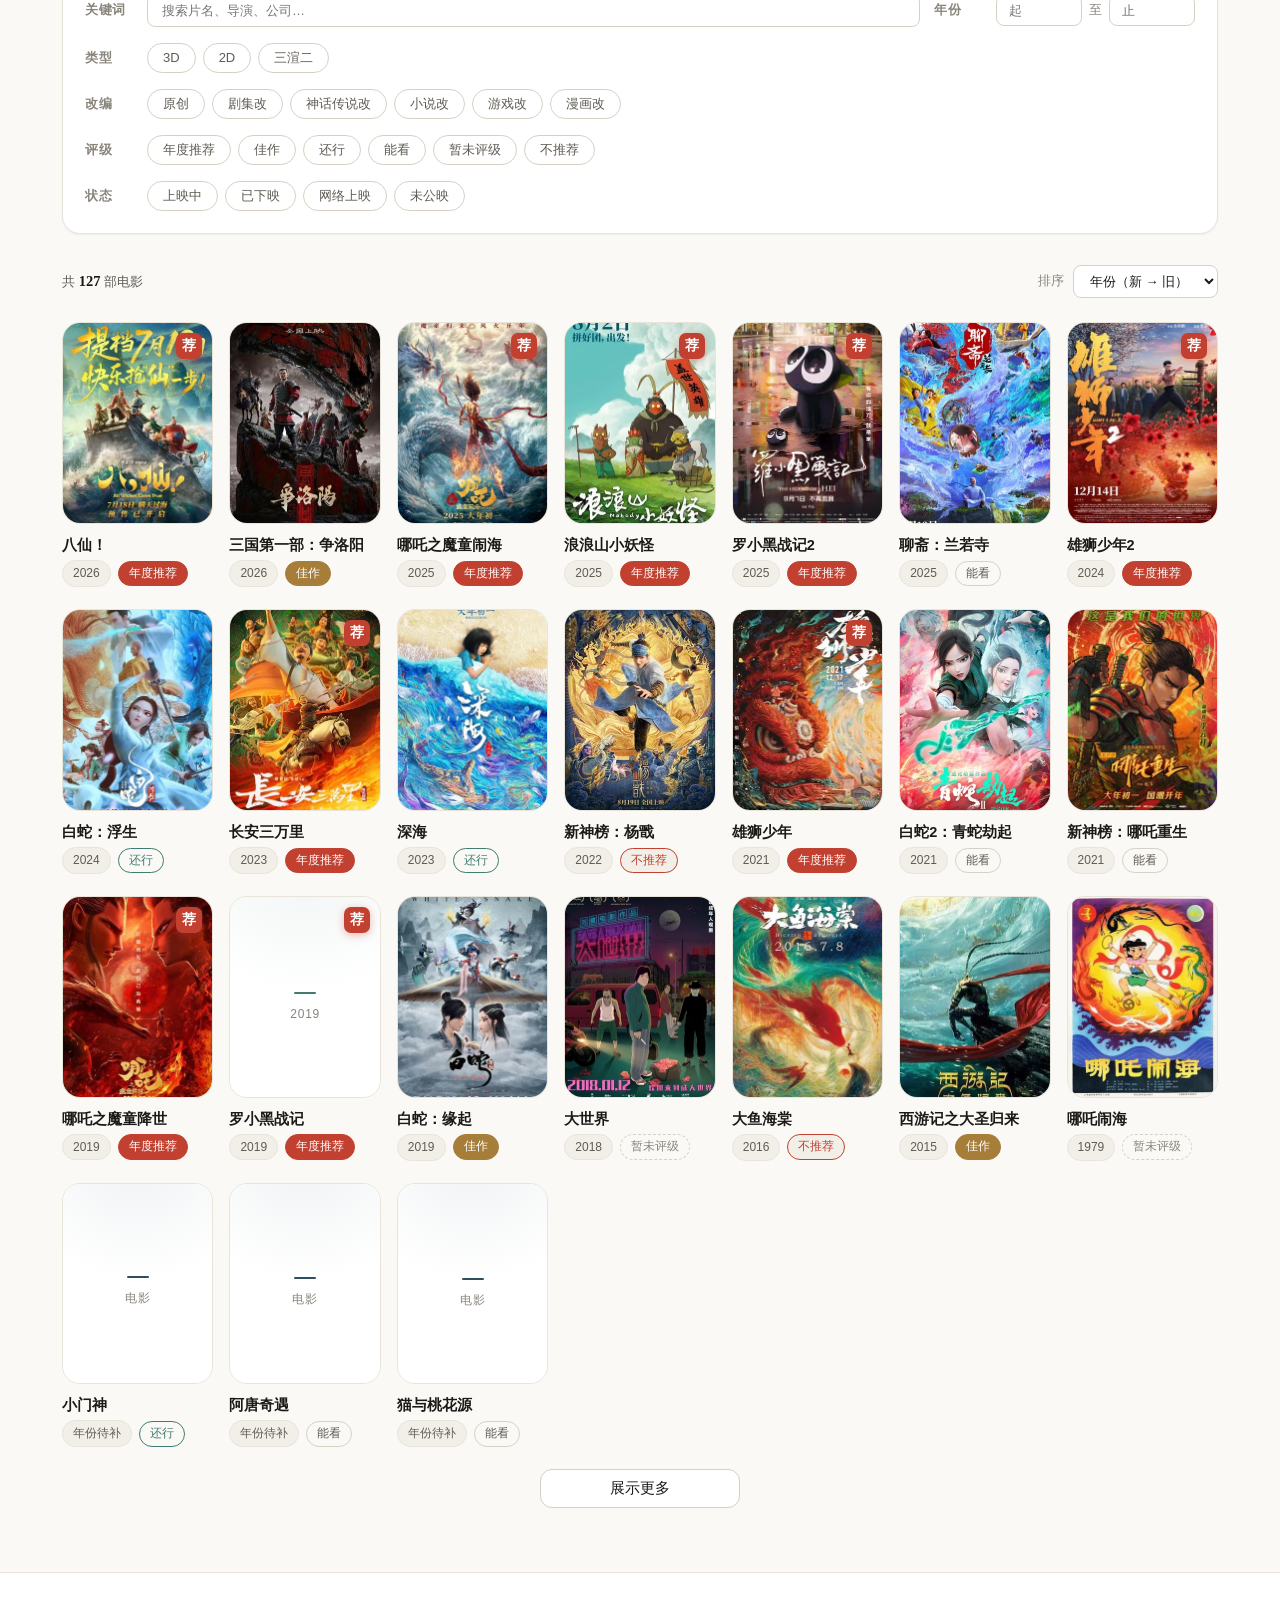
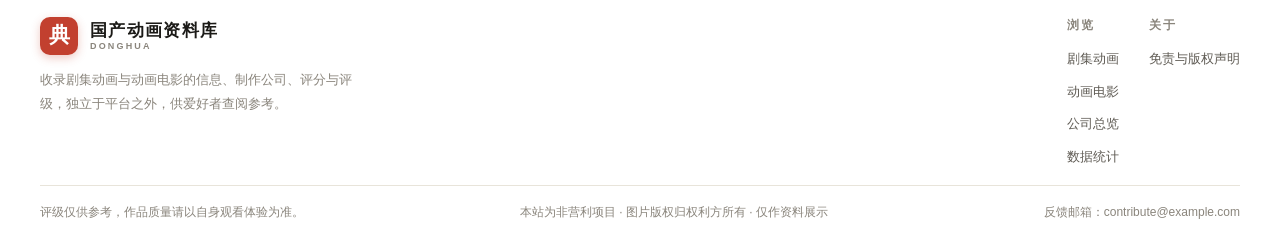
<file: movies.html>
<!DOCTYPE html>
<html lang="zh-CN">
<head>
  <script>try{if(localStorage.getItem("gcan-theme")==="dark")document.documentElement.setAttribute("data-theme","dark");}catch(e){}</script>
  <meta charset="UTF-8">
  <meta name="viewport" content="width=device-width, initial-scale=1.0">
  <title>动画电影 | 国产动画资料库</title>
  <meta name="description" content="国产动画电影信息检索：院线与网络动画电影，附票房排行榜。">
  <link rel="icon" href="favicon.svg" type="image/svg+xml">
  <link rel="stylesheet" href="css/style.css">
</head>
<body>
  <header class="site-header" id="site-header"></header>
  <nav class="mobile-dock" id="mobile-dock" aria-label="移动端导航"></nav>

  <main class="site-main">
    <div class="container">

      <section class="page-head">
        <span class="eyebrow">MOVIES · 电影</span>
        <h1>动画电影</h1>
        <p class="sub">收录院线动画电影与网络动画电影（网大）。院线电影附票房，网大显示「网络上映」、不参与票房排行。</p>
        <p class="stat-line">
          <span class="stat-chip">共收录 <strong id="stat-count">…</strong> 部</span>
          <span class="sep"></span>
          <span class="stat-chip">院线 <strong id="stat-cinema">…</strong> 部</span>
          <span class="sep"></span>
          <span class="stat-chip">网络上映 <strong id="stat-web">…</strong> 部</span>
        </p>
      </section>

      <!-- 票房排行榜（置于筛选上方） -->
      <section class="list-panel" id="box-office-panel" style="margin-top:var(--sp-5)">
        <div class="lp-head">
          <h2>票房排行榜</h2>
          <span class="cnt">仅统计院线电影</span>
        </div>
        <div id="box-office-list"></div>
      </section>

      <section class="filter-panel" id="filter-panel" aria-label="电影筛选">
        <div class="filter-row">
          <span class="f-label">关键词</span>
          <div class="filter-search">
            <input type="search" id="f-q" placeholder="搜索片名、导演、公司…" aria-label="关键词搜索">
          </div>
          <span class="f-label">年份</span>
          <div class="year-range">
            <input type="number" id="f-year-from" min="1970" max="2030" placeholder="起" aria-label="起始年份">
            <span>至</span>
            <input type="number" id="f-year-to" min="1970" max="2030" placeholder="止" aria-label="结束年份">
          </div>
        </div>
        <div class="filter-row">
          <span class="f-label">类型</span>
          <div class="chip-group" id="f-tech"></div>
        </div>
        <div class="filter-row">
          <span class="f-label">改编</span>
          <div class="chip-group" id="f-adaptation"></div>
        </div>
        <div class="filter-row">
          <span class="f-label">评级</span>
          <div class="chip-group" id="f-grade"></div>
        </div>
        <div class="filter-row">
          <span class="f-label">状态</span>
          <div class="chip-group" id="f-status"></div>
        </div>
      </section>

      <div class="list-toolbar">
        <p class="result-count">共 <strong id="result-count">0</strong> 部电影</p>
        <div class="sort-box">
          <label for="f-sort">排序</label>
          <select id="f-sort">
            <option value="year-desc">年份（新 → 旧）</option>
            <option value="year-asc">年份（旧 → 新）</option>
            <option value="grade">评级（优 → 差）</option>
            <option value="name">名称（字母序）</option>
          </select>
        </div>
      </div>

      <div class="work-grid" id="work-grid"></div>

      <div class="load-more-wrap" id="load-more-wrap" hidden>
        <button type="button" class="btn" id="load-more">展示更多</button>
      </div>

    </div>
  </main>

  <footer class="site-footer" id="site-footer"></footer>

  <script src="tv-data.js"></script>
  <script src="js/common.js"></script>
  <script src="js/movies.js"></script>
</body>
</html>
</file>
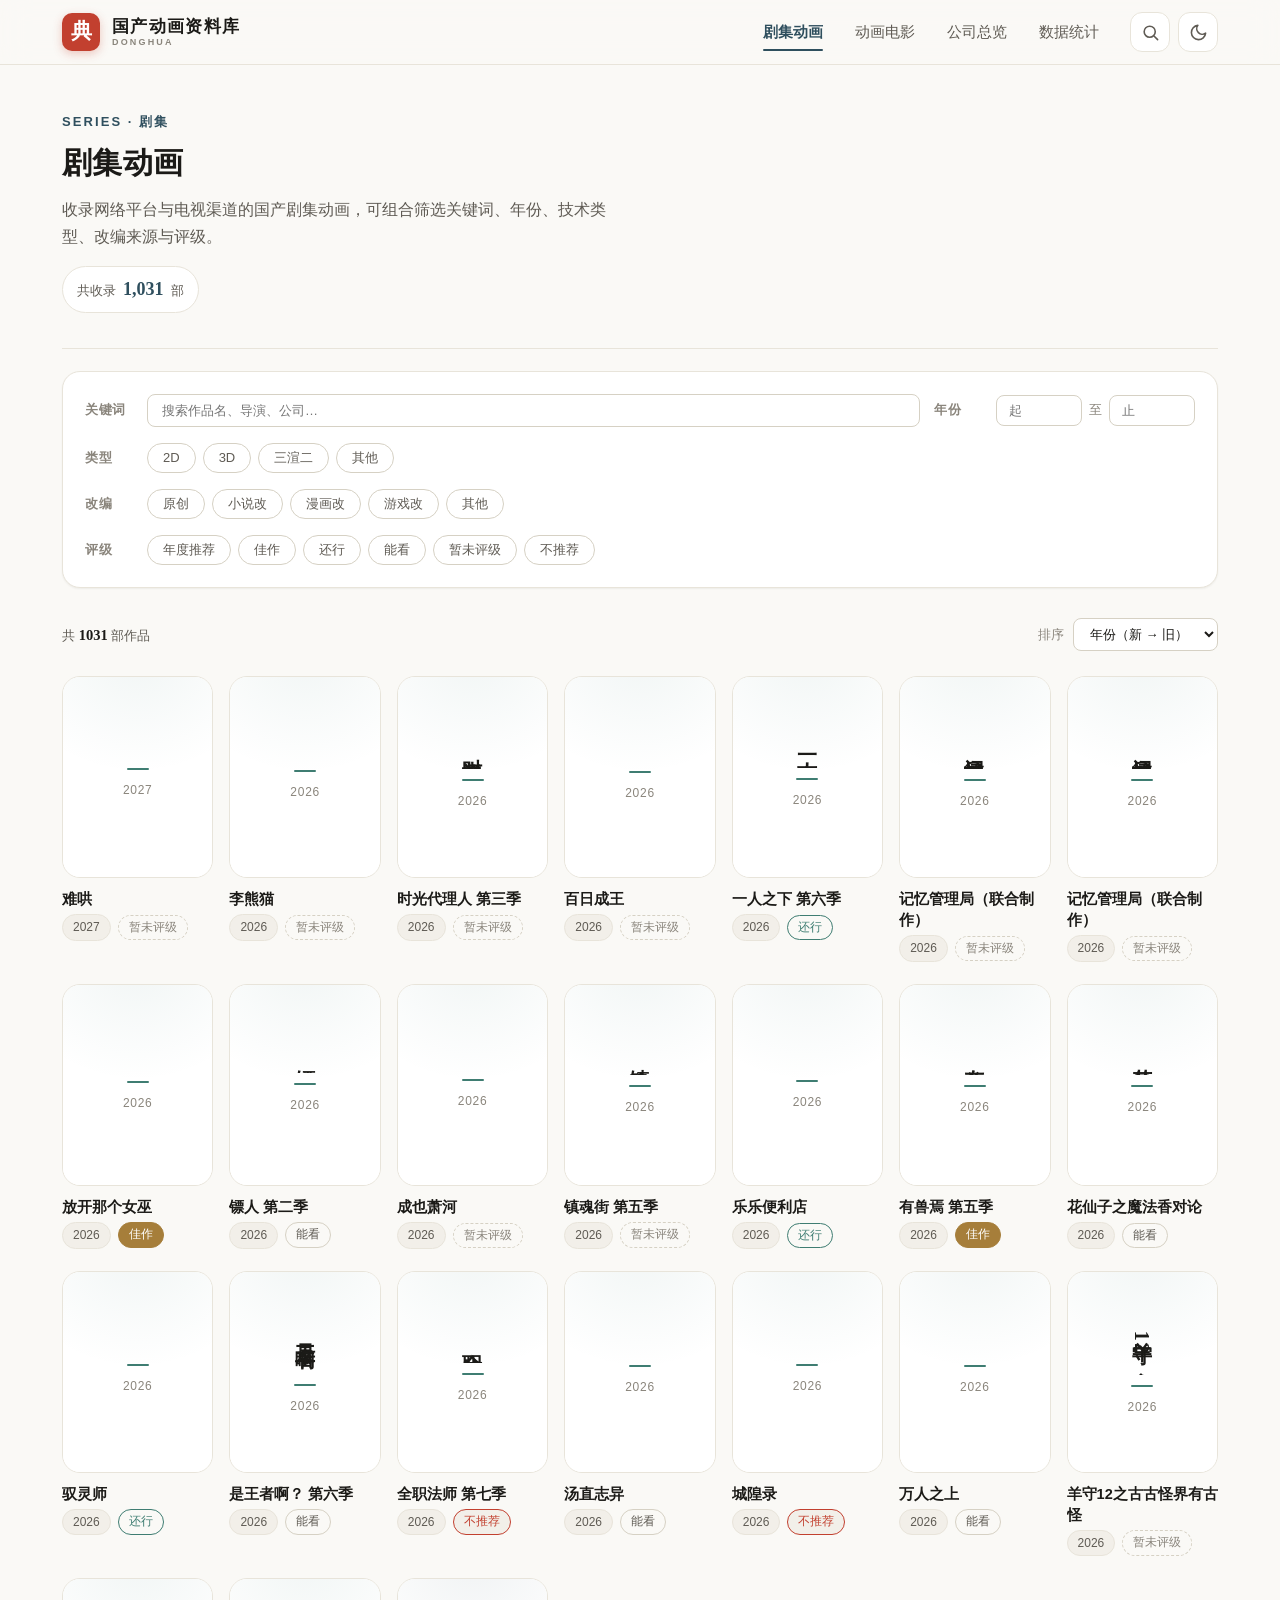
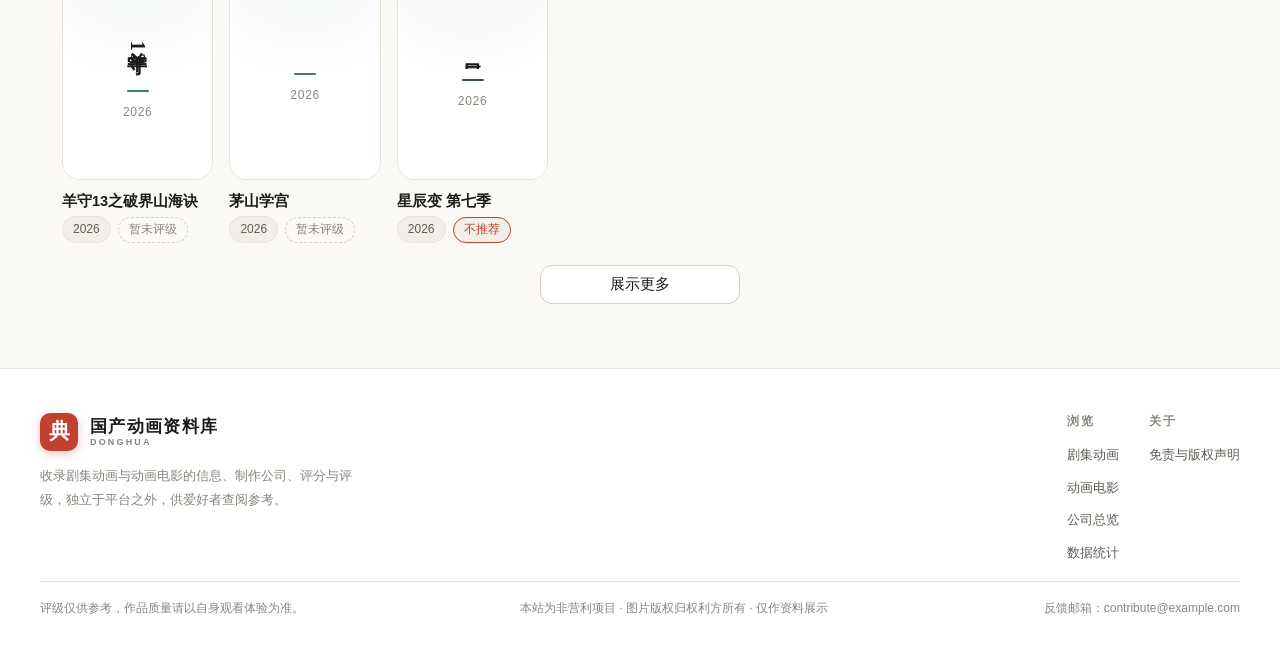
<file: series.html>
<!DOCTYPE html>
<html lang="zh-CN">
<head>
  <script>try{if(localStorage.getItem("gcan-theme")==="dark")document.documentElement.setAttribute("data-theme","dark");}catch(e){}</script>
  <meta charset="UTF-8">
  <meta name="viewport" content="width=device-width, initial-scale=1.0">
  <title>剧集动画 | 国产动画资料库</title>
  <meta name="description" content="国产剧集动画信息检索：按平台、技术类型、题材、评级组合筛选。">
  <link rel="icon" href="favicon.svg" type="image/svg+xml">
  <link rel="stylesheet" href="css/style.css">
</head>
<body>
  <header class="site-header" id="site-header"></header>
  <nav class="mobile-dock" id="mobile-dock" aria-label="移动端导航"></nav>

  <main class="site-main">
    <div class="container">

      <section class="page-head">
        <span class="eyebrow">SERIES · 剧集</span>
        <h1>剧集动画</h1>
        <p class="sub">收录网络平台与电视渠道的国产剧集动画，可组合筛选关键词、年份、技术类型、改编来源与评级。</p>
        <p class="stat-line">
          <span class="stat-chip">共收录 <strong id="stat-count">…</strong> 部</span>
        </p>
      </section>

      <section class="filter-panel" id="filter-panel" aria-label="作品筛选">
        <div class="filter-row">
          <span class="f-label">关键词</span>
          <div class="filter-search">
            <input type="search" id="f-q" placeholder="搜索作品名、导演、公司…" aria-label="关键词搜索">
          </div>
          <span class="f-label">年份</span>
          <div class="year-range">
            <input type="number" id="f-year-from" min="1970" max="2030" placeholder="起" aria-label="起始年份">
            <span>至</span>
            <input type="number" id="f-year-to" min="1970" max="2030" placeholder="止" aria-label="结束年份">
          </div>
        </div>
        <div class="filter-row">
          <span class="f-label">类型</span>
          <div class="chip-group" id="f-tech"></div>
        </div>
        <div class="filter-row">
          <span class="f-label">改编</span>
          <div class="chip-group" id="f-adaptation"></div>
        </div>
        <div class="filter-row">
          <span class="f-label">评级</span>
          <div class="chip-group" id="f-grade"></div>
        </div>
      </section>

      <div class="list-toolbar">
        <p class="result-count">共 <strong id="result-count">0</strong> 部作品</p>
        <div class="sort-box">
          <label for="f-sort">排序</label>
          <select id="f-sort">
            <option value="year-desc">年份（新 → 旧）</option>
            <option value="year-asc">年份（旧 → 新）</option>
            <option value="grade">评级（优 → 差）</option>
            <option value="name">名称（字母序）</option>
          </select>
        </div>
      </div>

      <div class="work-grid" id="work-grid"></div>

      <div class="load-more-wrap" id="load-more-wrap" hidden>
        <button type="button" class="btn" id="load-more">展示更多</button>
      </div>

    </div>
  </main>

  <footer class="site-footer" id="site-footer"></footer>

  <script src="tv-data.js"></script>
  <script src="js/common.js"></script>
  <script src="js/series.js"></script>
</body>
</html>
</file>
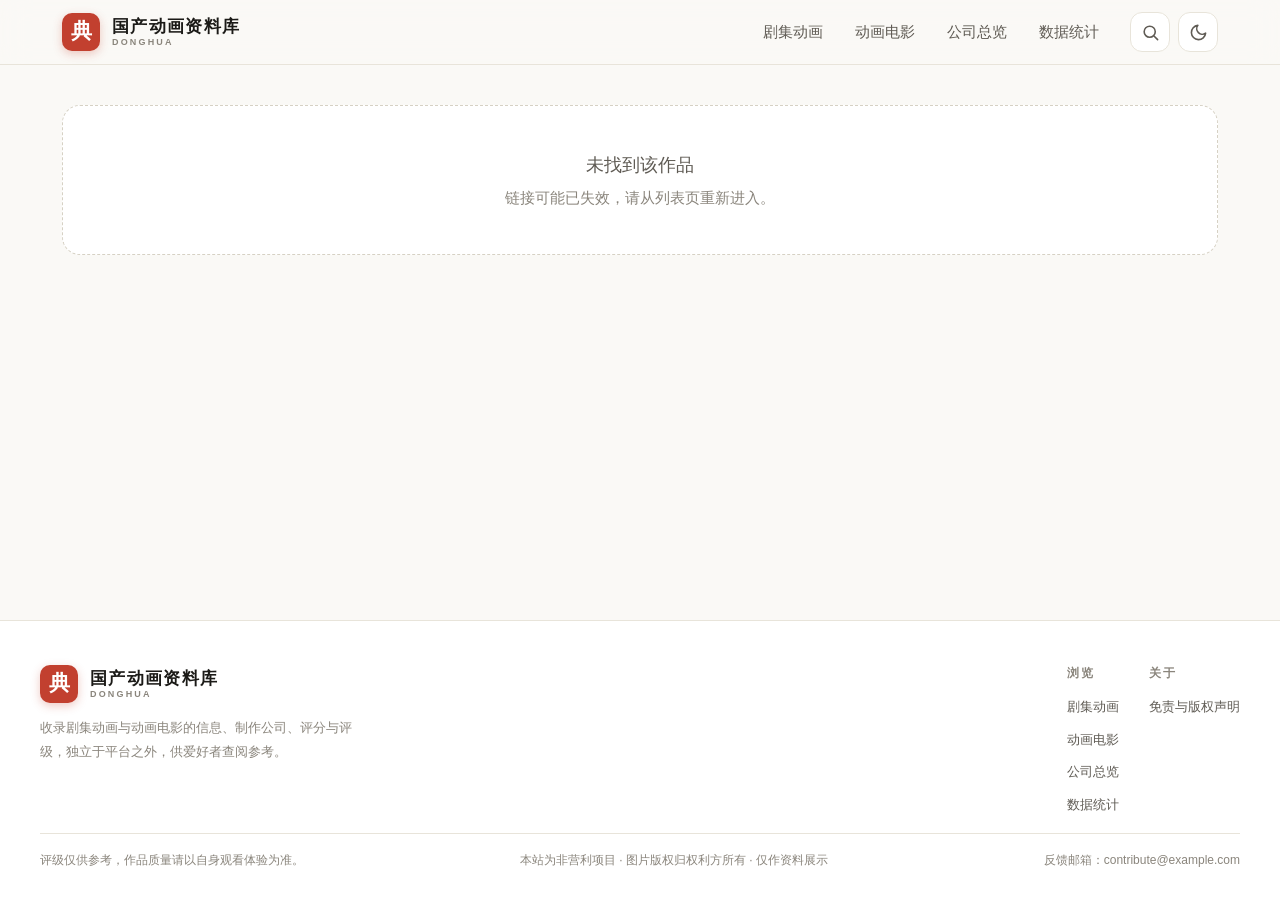
<file: work-detail.html>
<!DOCTYPE html>
<html lang="zh-CN">
<head>
  <script>try{if(localStorage.getItem("gcan-theme")==="dark")document.documentElement.setAttribute("data-theme","dark");}catch(e){}</script>
  <meta charset="UTF-8">
  <meta name="viewport" content="width=device-width, initial-scale=1.0">
  <title>作品详情 | 国产动画资料库</title>
  <link rel="icon" href="favicon.svg" type="image/svg+xml">
  <link rel="stylesheet" href="css/style.css">
</head>
<body>
  <header class="site-header" id="site-header"></header>
  <nav class="mobile-dock" id="mobile-dock" aria-label="移动端导航"></nav>

  <main class="site-main">
    <div class="container">

      <nav class="breadcrumb" id="breadcrumb" aria-label="面包屑"></nav>

      <section class="detail-head">
        <div class="dh-cover" id="dh-cover"></div>
        <div class="detail-body">
          <h1 id="dh-title">…</h1>
          <div class="dh-badges" id="dh-badges"></div>
          <div class="dh-meta" id="dh-meta"></div>
          <p class="dh-note">评级仅供参考，作品质量请以自身观看体验为准。</p>
        </div>
      </section>

      <section class="detail-block">
        <h2>简介 <span class="sub">synopsis</span></h2>
        <p class="synopsis" id="synopsis">简介整理中。</p>
      </section>

      <section class="detail-block">
        <h2>评分 <span class="sub">定期更新，非实时数据</span></h2>
        <div class="score-grid" id="score-grid"></div>
      </section>

      <section class="detail-block">
        <h2>详细信息 <span class="sub" id="info-sub"></span></h2>
        <table class="info-table" id="info-table"><tbody></tbody></table>
      </section>

      <section class="detail-block" id="series-block" hidden>
        <h2>系列作品 <span class="sub">同 IP 关联条目，按年份排序</span></h2>
        <div class="h-scroll" id="series-list"></div>
      </section>

    </div>
  </main>

  <footer class="site-footer" id="site-footer"></footer>

  <script src="tv-data.js"></script>
  <script src="js/common.js"></script>
  <script src="js/work-detail.js"></script>
</body>
</html>
</file>
<file: css/style.css>
/* ============================================================
   国产动画资料库 · 全站设计系统
   ------------------------------------------------------------
   设计稿《网站设计稿（定稿）.md》
   概念：一本「片尾字幕」般的公共档案；每部作品都是一张「片名卡」

   - 默认浅色「纸」（档案感、耐读），深色「幕」为可选项
   - 结构用「玄青」，情绪用「朱砂」（仅评级），数据用「赭金」，类型用「青绿」
   - 96% 作品无海报 → 片名卡承载，缺图从「破绽」变为「风格」
   - 移动端底部悬浮胶囊 Dock，4 入口直接可见，不用汉堡菜单
   ============================================================ */

/* ============================================================
   1. 设计令牌（:root = 浅色「纸」默认）
   ============================================================ */
:root {
  /* ---- 纸 · 底与表面 ---- */
  --bg: #faf9f6;
  --surface: #ffffff;
  --surface-2: #f2efe9;
  --border: #e8e4da;
  --border-strong: #d6d1c4;

  /* ---- 墨 · 文字 ---- */
  --text: #1b1a17;
  --text-2: #5f5b54;
  --text-3: #8a857c;
  --muted: #8a857c;

  /* ---- 玄青（结构色：导航/链接/按钮/选中） ---- */
  --accent: #2f4f5e;
  --accent-strong: #243e4a;
  --accent-soft: rgba(47, 79, 94, 0.08);
  --accent-line: rgba(47, 79, 94, 0.28);

  /* ---- 朱砂（唯一热色 = 评级） ---- */
  --cinnabar: #c2402f;
  --cinnabar-soft: rgba(194, 64, 47, 0.08);

  /* ---- 赭金（数据亮点） ---- */
  --gold: #a67e3a;
  --gold-soft: rgba(166, 126, 58, 0.10);

  /* ---- 青绿（技术类型 / 还行评级） ---- */
  --jade: #3f7d72;
  --jade-soft: rgba(63, 125, 114, 0.10);

  /* ---- 字体 ---- */
  --font-display: "Noto Serif SC", "Source Han Serif SC", "Songti SC", "SimSun", "STSong", serif;
  --font-body: -apple-system, "Segoe UI", "PingFang SC", "Hiragino Sans GB", "Microsoft YaHei", "HarmonyOS Sans SC", sans-serif;

  /* ---- 字号阶梯 ---- */
  --fs-tiny: 12px;
  --fs-small: 13px;
  --fs-body: 14.5px;
  --fs-medium: 16px;
  --fs-large: 18px;
  --fs-title: 22px;
  --fs-hero: 30px;
  --fs-display: 40px;

  /* ---- 间距（8px 基准） ---- */
  --sp-1: 4px;
  --sp-2: 8px;
  --sp-3: 12px;
  --sp-4: 16px;
  --sp-5: 22px;
  --sp-6: 30px;
  --sp-7: 44px;
  --sp-8: 64px;

  /* ---- 圆角 ---- */
  --r-sm: 8px;
  --r-md: 12px;
  --r-lg: 18px;
  --r-pill: 999px;

  /* ---- 阴影（浅色下轻、暖） ---- */
  --shadow-sm: 0 1px 2px rgba(27, 26, 23, 0.06);
  --shadow-md: 0 6px 20px rgba(27, 26, 23, 0.10);
  --shadow-lg: 0 16px 44px rgba(27, 26, 23, 0.16);

  /* ---- 布局 ---- */
  --container: 1200px;
  --header-h: 64px;
}

/* ============================================================
   1.1 深色主题「幕」
   ============================================================ */
[data-theme="dark"] {
  --bg: #141518;
  --surface: #1d1f23;
  --surface-2: #26282c;
  --border: #2a2d31;
  --border-strong: #3a3e43;

  --text: #ece9e4;
  --text-2: #b0aca4;
  --text-3: #7d7a72;
  --muted: #7d7a72;

  --accent: #5b8ba0;
  --accent-strong: #74a6bb;
  --accent-soft: rgba(91, 139, 160, 0.16);
  --accent-line: rgba(91, 139, 160, 0.4);

  --cinnabar: #d95a47;
  --cinnabar-soft: rgba(217, 90, 71, 0.14);

  --gold: #c99a4a;
  --gold-soft: rgba(201, 154, 74, 0.14);

  --jade: #5a978c;
  --jade-soft: rgba(90, 151, 140, 0.16);

  --shadow-sm: 0 1px 2px rgba(0, 0, 0, 0.3);
  --shadow-md: 0 6px 20px rgba(0, 0, 0, 0.4);
  --shadow-lg: 0 16px 44px rgba(0, 0, 0, 0.5);
}

/* ============================================================
   2. 基础重置与全局
   ============================================================ */
*, *::before, *::after { box-sizing: border-box; }
html { -webkit-text-size-adjust: 100%; scroll-behavior: smooth; }

body {
  margin: 0;
  font-family: var(--font-body);
  font-size: var(--fs-body);
  line-height: 1.7;
  color: var(--text);
  background: var(--bg);
  min-height: 100vh;
  display: flex;
  flex-direction: column;
  -webkit-font-smoothing: antialiased;
  text-rendering: optimizeLegibility;
}

a { color: var(--accent); text-decoration: none; transition: color 140ms ease-out; }
a:hover { color: var(--accent-strong); }

h1, h2, h3, h4 {
  font-family: var(--font-display);
  color: var(--text);
  line-height: 1.4;
  margin: 0;
  font-weight: 700;
  letter-spacing: 0.01em;
}
h1 { font-size: var(--fs-hero); }
h2 { font-size: var(--fs-title); }
h3 { font-size: var(--fs-large); font-weight: 700; }

img { max-width: 100%; display: block; }
::selection { background: var(--accent-soft); color: var(--text); }

.site-main { flex: 1; }

.container {
  width: 100%;
  max-width: var(--container);
  margin: 0 auto;
  padding: 0 var(--sp-5);
}

/* 竖排小标（文化手势，克制使用） */
.vlabel {
  writing-mode: vertical-rl;
  font-family: var(--font-body);
  font-size: 11px;
  font-weight: 600;
  letter-spacing: 0.3em;
  color: var(--text-3);
  text-transform: uppercase;
}

/* 区块标题 */
.section-head {
  display: flex;
  align-items: center;
  gap: var(--sp-3);
  flex-wrap: wrap;
  margin-bottom: var(--sp-4);
}
.section-head h2 { position: relative; }
.section-head .sub { font-size: var(--fs-small); color: var(--text-3); font-weight: 400; }
.section-head .head-side { margin-left: auto; display: flex; align-items: center; gap: var(--sp-2); flex-wrap: wrap; }

/* ============================================================
   3. 顶栏导航（桌面）
   ============================================================ */
.site-header {
  position: sticky;
  top: 0;
  z-index: 100;
  background: var(--bg);
  background: color-mix(in srgb, var(--bg) 82%, transparent);
  backdrop-filter: blur(14px) saturate(1.1);
  -webkit-backdrop-filter: blur(14px) saturate(1.1);
  border-bottom: 1px solid var(--border);
  transition: box-shadow 220ms ease-out, border-color 220ms ease-out;
}
.site-header.scrolled {
  box-shadow: 0 8px 28px rgba(0, 0, 0, 0.08);
  border-bottom-color: var(--border-strong);
}
.header-inner {
  height: var(--header-h);
  display: flex;
  align-items: center;
  gap: var(--sp-4);
}

.brand {
  display: flex;
  align-items: center;
  gap: 12px;
  color: var(--text);
  text-decoration: none;
  flex-shrink: 0;
}
.brand:hover { color: var(--text); }
.brand-seal {
  width: 38px;
  height: 38px;
  border-radius: 10px;
  background: var(--cinnabar);
  color: #fff;
  display: inline-flex;
  align-items: center;
  justify-content: center;
  font-family: var(--font-display);
  font-size: 21px;
  font-weight: 700;
  flex-shrink: 0;
  box-shadow: 0 3px 10px rgba(194, 64, 47, 0.28);
}
.brand-text { display: flex; flex-direction: column; line-height: 1.15; }
.brand-cn {
  font-family: var(--font-display);
  font-size: 17px;
  font-weight: 700;
  letter-spacing: 0.08em;
  white-space: nowrap;
}
.brand-en {
  font-size: 9px;
  letter-spacing: 0.24em;
  color: var(--text-3);
  font-weight: 600;
  text-transform: uppercase;
  white-space: nowrap;
}

.site-nav { margin-left: auto; }
.site-nav ul { list-style: none; display: flex; gap: 2px; margin: 0; padding: 0; }
.site-nav a {
  display: block;
  padding: 8px 15px;
  border-radius: var(--r-pill);
  color: var(--text-2);
  font-size: var(--fs-body);
  font-weight: 500;
  position: relative;
  transition: color 150ms ease-out, background 150ms ease-out;
}
.site-nav a:hover { color: var(--text); background: var(--surface-2); }
.site-nav a[aria-current="page"] { color: var(--accent); font-weight: 600; }
.site-nav a::after {
  content: "";
  position: absolute;
  left: 15px;
  right: 15px;
  bottom: 1px;
  height: 2px;
  border-radius: 1px;
  background: var(--accent);
  transform: scaleX(0);
  transform-origin: left;
  transition: transform 220ms ease-out;
}
.site-nav a:hover::after, .site-nav a[aria-current="page"]::after { transform: scaleX(1); }

.header-actions { display: flex; align-items: center; gap: 8px; margin-left: auto; }
.site-nav + .header-actions { margin-left: 0; }

.icon-btn {
  width: 40px;
  height: 40px;
  display: inline-flex;
  align-items: center;
  justify-content: center;
  border: 1px solid var(--border);
  border-radius: var(--r-md);
  background: var(--surface);
  color: var(--text-2);
  cursor: pointer;
  transition: color 150ms ease-out, border-color 150ms ease-out, background 150ms ease-out, transform 150ms ease-out;
}
.icon-btn:hover { color: var(--text); border-color: var(--border-strong); background: var(--surface-2); }
.icon-btn:active { transform: scale(0.94); }
.icon-btn svg { width: 19px; height: 19px; }
.icon-btn .icon-sun { display: none; }
[data-theme="dark"] .icon-btn .icon-moon { display: none; }
[data-theme="dark"] .icon-btn .icon-sun { display: block; }

/* ============================================================
   4. 底部悬浮胶囊 Dock（移动端主导航）
   ============================================================ */
.mobile-dock {
  display: none;
  position: fixed;
  left: 50%;
  bottom: 16px;
  transform: translateX(-50%);
  z-index: 90;
  padding: 6px;
  border-radius: var(--r-pill);
  background: color-mix(in srgb, var(--surface) 86%, transparent);
  backdrop-filter: blur(12px);
  -webkit-backdrop-filter: blur(12px);
  border: 1px solid var(--border);
  box-shadow: var(--shadow-lg);
}
.mobile-dock ul { list-style: none; margin: 0; padding: 0; display: flex; gap: 2px; }
.mobile-dock a {
  display: flex;
  flex-direction: column;
  align-items: center;
  gap: 2px;
  padding: 7px 15px;
  border-radius: var(--r-pill);
  color: var(--text-2);
  font-size: 11px;
  font-weight: 500;
  line-height: 1.2;
}
.mobile-dock a svg { width: 20px; height: 20px; }
.mobile-dock a:hover { color: var(--text); }
.mobile-dock a[aria-current="page"] { background: var(--accent); color: #fff; }

/* ============================================================
   5. 首页 Hero
   ============================================================ */
.site-hero {
  position: relative;
  text-align: center;
  padding: var(--sp-8) 0 var(--sp-7);
}
.site-hero::before {
  content: "";
  position: absolute;
  inset: -10% -10% auto;
  height: 110%;
  background:
    radial-gradient(600px 280px at 24% 12%, var(--accent-soft), transparent 62%),
    radial-gradient(560px 260px at 78% 8%, var(--gold-soft), transparent 60%);
  pointer-events: none;
}
.site-hero > * { position: relative; z-index: 1; }

.hero-eyebrow {
  display: inline-flex;
  align-items: center;
  gap: 8px;
  padding: 5px 16px;
  border: 1px solid var(--border-strong);
  border-radius: var(--r-pill);
  font-size: var(--fs-small);
  color: var(--text-2);
  letter-spacing: 0.14em;
  background: var(--surface);
}
.hero-eyebrow::before {
  content: "";
  width: 7px;
  height: 7px;
  border-radius: 50%;
  background: var(--cinnabar);
  box-shadow: 0 0 0 3px var(--cinnabar-soft);
}
.hero-title {
  font-size: var(--fs-display);
  line-height: 1.3;
  letter-spacing: 0.03em;
  max-width: 18ch;
  margin: var(--sp-5) auto 0;
  font-weight: 800;
}
.hero-sub {
  margin: var(--sp-4) auto 0;
  max-width: 52ch;
  color: var(--text-2);
  font-size: var(--fs-medium);
}
.stat-line-hero {
  margin-top: var(--sp-5);
  display: flex;
  align-items: center;
  justify-content: center;
  gap: 14px;
  flex-wrap: wrap;
  font-size: var(--fs-small);
  color: var(--text-2);
}
.stat-line-hero .stat { display: inline-flex; align-items: baseline; gap: 6px; }
.stat-line-hero strong {
  color: var(--accent);
  font-family: var(--font-display);
  font-size: var(--fs-large);
  font-weight: 800;
  font-variant-numeric: tabular-nums;
}
.stat-line-hero .sep {
  width: 3px;
  height: 3px;
  border-radius: 50%;
  background: var(--cinnabar);
  display: inline-block;
  opacity: 0.6;
}

/* ============================================================
   6. 搜索区
   ============================================================ */
.search-hero { margin: var(--sp-6) 0 0; }
.search-wrap { position: relative; max-width: 620px; margin: 0 auto; }
.segmented {
  display: inline-flex;
  border: 1px solid var(--border-strong);
  border-radius: var(--r-pill);
  background: var(--surface);
  padding: 3px;
  margin-bottom: var(--sp-3);
}
.segmented .btn { border: 0; border-radius: var(--r-pill); background: transparent; padding: 6px 18px; font-size: var(--fs-small); }
.segmented .btn[aria-pressed="true"] { background: var(--accent-soft); color: var(--accent-strong); font-weight: 600; }
.search-bar {
  display: flex;
  align-items: center;
  gap: 8px;
  background: var(--surface);
  border: 1px solid var(--border-strong);
  border-radius: var(--r-lg);
  padding: 6px 6px 6px 18px;
  box-shadow: var(--shadow-md);
  transition: border-color 160ms ease-out, box-shadow 160ms ease-out;
}
.search-bar:focus-within { border-color: var(--accent); box-shadow: 0 0 0 3px var(--accent-soft); }
.search-bar .sb-icon { color: var(--text-3); flex-shrink: 0; display: flex; }
.search-bar .sb-icon svg { width: 18px; height: 18px; }
.search-bar input {
  flex: 1; border: 0; outline: none; background: transparent;
  font-family: inherit; font-size: 15.5px; color: var(--text);
  padding: 9px 0; min-width: 0;
}
.search-bar input::placeholder { color: var(--text-3); }

.search-dropdown {
  display: none;
  position: absolute; left: 0; right: 0; top: calc(100% + 8px);
  background: var(--surface);
  border: 1px solid var(--border);
  border-radius: var(--r-lg);
  box-shadow: var(--shadow-lg);
  padding: 6px; z-index: 40; text-align: left; overflow: hidden;
}
.search-dropdown.open { display: block; animation: ddIn 160ms ease-out; }
@keyframes ddIn { from { opacity: 0; transform: translateY(-6px); } to { opacity: 1; transform: none; } }
.search-dropdown .sd-head { padding: 7px 12px 5px; font-size: var(--fs-tiny); color: var(--text-3); letter-spacing: 0.12em; text-transform: uppercase; }
.search-dropdown .sd-item {
  display: flex; align-items: center; gap: 12px;
  width: 100%; text-align: left; padding: 9px 12px;
  border: 0; background: none; border-radius: var(--r-sm);
  font-family: inherit; font-size: var(--fs-body); color: var(--text); cursor: pointer;
}
.search-dropdown .sd-item:hover, .search-dropdown .sd-item[aria-selected="true"] { background: var(--surface-2); }
.search-dropdown .sd-item .sd-name { font-weight: 500; }
.search-dropdown .sd-item .sd-name b { color: var(--accent-strong); font-weight: 700; }
.search-dropdown .sd-item .sd-meta { margin-left: auto; font-size: var(--fs-small); color: var(--text-3); white-space: nowrap; }
.search-dropdown .sd-empty { padding: 14px 12px; font-size: var(--fs-small); color: var(--text-2); text-align: center; }

/* ============================================================
   7. 按钮 / 徽标 / 标签
   ============================================================ */
.btn {
  display: inline-flex; align-items: center; justify-content: center; gap: 7px;
  padding: 9px 20px;
  border: 1px solid var(--border-strong);
  border-radius: var(--r-md);
  background: var(--surface);
  color: var(--text);
  font-family: inherit; font-size: var(--fs-body); font-weight: 500;
  cursor: pointer;
  transition: border-color 150ms ease-out, background 150ms ease-out, color 150ms ease-out, box-shadow 150ms ease-out, transform 150ms ease-out;
}
.btn:hover { border-color: var(--accent-line); box-shadow: var(--shadow-sm); }
.btn:active { transform: translateY(1px); }
.btn--primary { background: var(--accent); border-color: var(--accent); color: #fff; }
.btn--primary:hover { background: var(--accent-strong); border-color: var(--accent-strong); }
.btn--ghost { background: transparent; }

/* 评级徽标（六档，对外） */
.badge {
  display: inline-flex; align-items: center;
  padding: 1px 10px; border-radius: var(--r-pill);
  font-size: var(--fs-tiny); line-height: 1.8; white-space: nowrap;
  border: 1px solid transparent; font-weight: 500;
}
.badge--annual { background: var(--cinnabar); color: #fff; border-color: var(--cinnabar); }
.badge--excellent { background: var(--gold); color: #fff; border-color: var(--gold); }
.badge--fine { background: transparent; border-color: var(--jade); color: var(--jade); }
.badge--watchable { background: transparent; border-color: var(--border-strong); color: var(--text-2); }
.badge--pending { background: transparent; border-style: dashed; border-color: var(--border-strong); color: var(--text-3); }
.badge--reject { background: var(--surface-2); border-color: var(--cinnabar); color: var(--cinnabar); }

/* 通用小标签 */
.tag {
  display: inline-flex; align-items: center;
  padding: 1px 10px; border-radius: var(--r-pill);
  font-size: var(--fs-tiny); line-height: 1.9;
  background: var(--surface-2); color: var(--text-2);
  border: 1px solid var(--border);
}

/* ============================================================
   8. 片名卡 + 作品卡
   ============================================================ */
.work-grid {
  display: grid;
  grid-template-columns: repeat(auto-fill, minmax(150px, 1fr));
  gap: var(--sp-5) var(--sp-4);
}
.work-grid--wide { grid-template-columns: repeat(auto-fill, minmax(170px, 1fr)); }

.work-card { display: block; text-decoration: none; color: var(--text); }
.work-card:hover { color: var(--text); }

.work-card .cover {
  position: relative;
  aspect-ratio: 3 / 4;
  border-radius: var(--r-lg);
  border: 1px solid var(--border);
  background: var(--surface);
  overflow: hidden;
  transition: transform 220ms ease-out, border-color 220ms ease-out, box-shadow 220ms ease-out;
}
.work-card:hover .cover {
  border-color: var(--border-strong);
  box-shadow: var(--shadow-md);
  transform: translateY(-3px);
}
.work-card .cover img {
  width: 100%; height: 100%; object-fit: cover;
  transition: transform 420ms ease-out;
}
.work-card:hover .cover img { transform: scale(1.05); }

/* 片名卡：无海报时的封面占位（核心组件） */
.cover-placeholder {
  position: relative;
  width: 100%; height: 100%;
  display: flex; flex-direction: column; align-items: center; justify-content: center;
  gap: 10px;
  background: var(--surface);
  overflow: hidden;
}
.cover-placeholder::before {
  /* 按技术类型给极淡 tint */
  content: "";
  position: absolute; inset: 0;
  background: radial-gradient(130% 85% at 50% -10%, var(--ph-color, var(--jade)), transparent 68%);
  opacity: 0.07;
  pointer-events: none;
}
.cover-placeholder .cp-title {
  writing-mode: vertical-rl;
  font-family: var(--font-display);
  font-size: 20px;
  font-weight: 700;
  letter-spacing: 0.12em;
  color: var(--text);
  line-height: 1.3;
  max-height: 68%;
  overflow: hidden;
  white-space: nowrap;
}
.cover-placeholder .cp-bar {
  width: 22px; height: 2px; border-radius: 1px;
  background: var(--ph-color, var(--jade));
}
.cover-placeholder .cp-year {
  font-size: 12px;
  color: var(--text-3);
  font-variant-numeric: tabular-nums;
  letter-spacing: 0.06em;
}

/* 年度推荐「荐」印 */
.cover-seal {
  position: absolute;
  top: 10px; right: 10px;
  z-index: 3;
  width: 26px; height: 26px;
  border-radius: 7px;
  background: var(--cinnabar);
  color: #fff;
  font-family: var(--font-display);
  font-size: 14px; font-weight: 700;
  display: flex; align-items: center; justify-content: center;
  box-shadow: 0 2px 8px rgba(194, 64, 47, 0.35);
  pointer-events: none;
}

.work-card .w-name {
  margin-top: 11px;
  font-size: var(--fs-body);
  font-weight: 600;
  line-height: 1.45;
  display: -webkit-box;
  -webkit-line-clamp: 2;
  -webkit-box-orient: vertical;
  overflow: hidden;
  color: var(--text);
}
.work-card .w-meta {
  margin-top: 4px;
  display: flex; align-items: center; gap: 7px; flex-wrap: wrap;
  font-size: var(--fs-small); color: var(--text-3);
}

/* 系列作品横向卡片（当前高亮） */
.series-card.is-current .cover { border: 2px solid var(--accent); box-shadow: 0 0 0 3px var(--accent-soft); }

img.lazy { opacity: 0; filter: blur(8px); transition: opacity 360ms ease-out, filter 360ms ease-out; }
img.lazy.loaded { opacity: 1; filter: none; }

/* ============================================================
   9. 横向滚动行
   ============================================================ */
.h-scroll {
  display: flex; gap: var(--sp-4);
  overflow-x: auto; padding: 2px 2px var(--sp-4);
  scroll-snap-type: x proximity;
  scrollbar-width: none; cursor: grab;
}
.h-scroll.dragging { cursor: grabbing; scroll-snap-type: none; }
.h-scroll::-webkit-scrollbar { display: none; }
.h-scroll .work-card { flex: 0 0 160px; scroll-snap-align: start; }

.h-scroll-head {
  display: flex; align-items: center; gap: var(--sp-3); margin-bottom: var(--sp-3);
}
.h-scroll-head .sub { color: var(--text-3); font-size: var(--fs-small); }
.h-scroll-nav { margin-left: auto; display: flex; gap: 8px; }
.h-scroll-nav .btn { width: 38px; height: 38px; padding: 0; border-radius: var(--r-pill); font-size: 16px; line-height: 1; }
.h-scroll-nav .btn:disabled { opacity: 0.32; cursor: default; box-shadow: none; }

/* ============================================================
   10. 模块页头
   ============================================================ */
.page-head { padding: var(--sp-7) 0 var(--sp-5); border-bottom: 1px solid var(--border); position: relative; }
.page-head .eyebrow { font-size: var(--fs-small); letter-spacing: 0.16em; color: var(--accent); font-weight: 600; text-transform: uppercase; }
.page-head h1 { font-size: var(--fs-hero); margin-top: var(--sp-2); }
.page-head .sub { margin-top: var(--sp-3); color: var(--text-2); font-size: var(--fs-medium); max-width: 64ch; }
.page-head .stat-line { margin-top: var(--sp-4); display: flex; align-items: center; gap: 12px; flex-wrap: wrap; font-size: var(--fs-small); color: var(--text-2); }
.page-head .stat-line .stat-chip {
  display: inline-flex; align-items: baseline; gap: 7px;
  padding: 7px 14px; background: var(--surface); border: 1px solid var(--border); border-radius: var(--r-pill);
}
.page-head .stat-line .stat-chip strong { color: var(--accent); font-family: var(--font-display); font-size: var(--fs-large); font-weight: 800; }
.page-head .stat-line .sep { width: 3px; height: 3px; border-radius: 50%; background: var(--cinnabar); opacity: 0.6; }

/* ============================================================
   11. 筛选面板
   ============================================================ */
.filter-panel {
  background: var(--surface); border: 1px solid var(--border);
  border-radius: var(--r-lg); padding: var(--sp-5);
  display: grid; gap: var(--sp-4);
  margin: var(--sp-5) 0;
  box-shadow: var(--shadow-sm);
}
.filter-row { display: flex; flex-wrap: wrap; gap: 10px 14px; align-items: center; }
.filter-row .f-label { font-size: var(--fs-small); color: var(--text-3); font-weight: 600; min-width: 48px; letter-spacing: 0.04em; }
.chip-group { display: flex; flex-wrap: wrap; gap: 7px; }
.chip {
  padding: 5px 15px; border-radius: var(--r-pill);
  border: 1px solid var(--border-strong); background: transparent;
  color: var(--text-2); font-size: var(--fs-small); font-family: inherit;
  cursor: pointer;
  transition: border-color 130ms ease-out, background 130ms ease-out, color 130ms ease-out, transform 130ms ease-out;
}
.chip:hover { border-color: var(--accent-line); color: var(--text); }
.chip:active { transform: scale(0.96); }
.chip[aria-pressed="true"] { background: var(--accent-soft); border-color: var(--accent-line); color: var(--accent-strong); font-weight: 600; }

.year-range { display: flex; align-items: center; gap: 7px; }
.year-range input {
  width: 86px; padding: 7px 12px;
  border: 1px solid var(--border-strong); border-radius: var(--r-sm);
  font-family: inherit; font-size: var(--fs-small); color: var(--text); background: var(--surface);
}
.year-range input:focus { outline: none; border-color: var(--accent); box-shadow: 0 0 0 3px var(--accent-soft); }
.year-range span { color: var(--text-3); font-size: var(--fs-small); }

.filter-search { display: flex; gap: 8px; flex: 1; min-width: 220px; }
.filter-search input {
  flex: 1; padding: 8px 14px;
  border: 1px solid var(--border-strong); border-radius: var(--r-sm);
  font-family: inherit; font-size: var(--fs-small); color: var(--text); background: var(--surface); min-width: 0;
}
.filter-search input:focus { outline: none; border-color: var(--accent); box-shadow: 0 0 0 3px var(--accent-soft); }

/* ============================================================
   12. 结果工具栏 + 展示更多
   ============================================================ */
.list-toolbar { display: flex; align-items: center; gap: var(--sp-4); margin: var(--sp-5) 0 var(--sp-4); flex-wrap: wrap; }
.list-toolbar .result-count { font-size: var(--fs-small); color: var(--text-2); }
.list-toolbar .result-count strong { color: var(--text); font-size: var(--fs-body); font-family: var(--font-display); }
.sort-box { display: inline-flex; align-items: center; gap: 9px; margin-left: auto; }
.sort-box label { font-size: var(--fs-small); color: var(--text-3); }
.sort-box select {
  padding: 7px 12px; border: 1px solid var(--border-strong); border-radius: var(--r-sm);
  font-family: inherit; font-size: var(--fs-small); color: var(--text); background: var(--surface); cursor: pointer;
}
.sort-box select:focus { outline: none; border-color: var(--accent); }

.load-more-wrap { text-align: center; margin-top: var(--sp-5); }
.load-more-wrap .btn { min-width: 200px; }

/* ============================================================
   13. 列表面板与行
   ============================================================ */
.list-panel {
  background: var(--surface); border: 1px solid var(--border);
  border-radius: var(--r-lg); overflow: hidden; box-shadow: var(--shadow-sm);
}
.list-panel .lp-head { padding: 16px 22px; border-bottom: 1px solid var(--border); display: flex; align-items: baseline; gap: 10px; }
.list-panel .lp-head h2 { font-size: var(--fs-medium); }
.list-panel .lp-head .cnt { font-size: var(--fs-small); color: var(--text-3); }
.list-row { display: flex; align-items: center; gap: 14px; padding: 14px 22px; transition: background 140ms ease-out; }
.list-row + .list-row { border-top: 1px solid var(--border); }
.list-row:hover { background: var(--surface-2); }
.list-row .lr-name { font-weight: 600; font-size: var(--fs-body); min-width: 0; }
.list-row .lr-name a { color: var(--text); }
.list-row .lr-name a:hover { color: var(--accent); }
.list-row .lr-sub { font-size: var(--fs-small); color: var(--text-3); flex-shrink: 0; }
.list-row .lr-meta { margin-left: auto; display: flex; align-items: center; gap: 12px; font-size: var(--fs-small); color: var(--text-3); white-space: nowrap; }

.rank-badge {
  width: 30px; height: 30px; border-radius: 50%;
  display: inline-flex; align-items: center; justify-content: center;
  font-family: var(--font-display); font-size: 15px; font-weight: 800;
  color: #fff; flex-shrink: 0;
}
.rank-badge.r1 { background: var(--gold); }
.rank-badge.r2 { background: #9aa5ad; }
.rank-badge.r3 { background: #b5814a; }
.rank-badge.rn { background: transparent; color: var(--text-3); font-size: 14px; }

.rate-high { color: var(--gold); font-weight: 700; }
.rate-mid { color: var(--text-2); font-weight: 600; }
.rate-low { color: var(--cinnabar); font-weight: 600; }
.rate-na { color: var(--text-3); }

/* ============================================================
   14. 首页模块入口
   ============================================================ */
.home-block { margin-top: var(--sp-7); }
.entry-grid { display: grid; grid-template-columns: repeat(4, 1fr); gap: var(--sp-4); }
@media (max-width: 900px) { .entry-grid { grid-template-columns: repeat(2, 1fr); } }
@media (max-width: 520px) { .entry-grid { grid-template-columns: 1fr; } }

.entry-card {
  display: block; text-decoration: none; color: var(--text);
  background: var(--surface); border: 1px solid var(--border); border-radius: var(--r-lg);
  padding: var(--sp-5); position: relative; overflow: hidden;
  transition: border-color 180ms ease-out, box-shadow 180ms ease-out, transform 180ms ease-out;
}
.entry-card:hover { border-color: var(--border-strong); box-shadow: var(--shadow-md); transform: translateY(-3px); color: var(--text); }
.entry-card .ec-icon {
  width: 44px; height: 44px; border-radius: 12px;
  background: var(--ec-bg, var(--accent-soft)); color: var(--ec-fg, var(--accent));
  display: flex; align-items: center; justify-content: center;
  font-family: var(--font-display); font-weight: 800; font-size: 20px;
  margin-bottom: var(--sp-4);
}
.entry-card h3 { font-size: var(--fs-large); }
.entry-card .ec-desc { margin-top: 6px; font-size: var(--fs-small); color: var(--text-3); line-height: 1.65; }
.entry-card .ec-go { margin-top: var(--sp-4); font-size: var(--fs-small); color: var(--accent); font-weight: 600; display: inline-flex; align-items: center; gap: 5px; }
.entry-card .ec-go::after { content: "→"; transition: transform 180ms ease-out; }
.entry-card:hover .ec-go::after { transform: translateX(4px); }

/* ============================================================
   15. 图表容器
   ============================================================ */
.chart-box {
  background: var(--surface); border: 1px solid var(--border);
  border-radius: var(--r-lg); padding: var(--sp-5); margin-top: var(--sp-5);
  box-shadow: var(--shadow-sm);
}
.chart-box h2 { font-size: var(--fs-medium); margin-bottom: 2px; }
.chart-box .sub { font-size: var(--fs-small); color: var(--text-3); margin-bottom: var(--sp-4); }
.chart-box .chart { width: 100%; height: 340px; }
.chart-box .chart--sm { height: 280px; }

/* ============================================================
   16. 详情页
   ============================================================ */
.breadcrumb { padding: var(--sp-4) 0 0; font-size: var(--fs-small); color: var(--text-3); display: flex; align-items: center; gap: 9px; flex-wrap: wrap; }
.breadcrumb a { color: var(--text-3); }
.breadcrumb a:hover { color: var(--accent); }
.breadcrumb .sep { color: var(--border-strong); }

.detail-head { display: flex; gap: var(--sp-6); padding: var(--sp-5) 0 var(--sp-6); align-items: flex-start; }
.detail-head .dh-cover {
  width: 220px; flex-shrink: 0; aspect-ratio: 3 / 4;
  border-radius: var(--r-lg); border: 1px solid var(--border);
  overflow: hidden; background: var(--surface); box-shadow: var(--shadow-md); position: relative;
}
.detail-head .dh-cover img { width: 100%; height: 100%; object-fit: cover; }
.detail-head .dh-cover .cover-placeholder { border-radius: 0; }
.detail-body { flex: 1; min-width: 0; }
.detail-body h1 { font-size: var(--fs-hero); line-height: 1.32; }
.detail-body .dh-badges { margin-top: var(--sp-4); display: flex; flex-wrap: wrap; gap: 8px; }
.detail-body .dh-meta { margin-top: var(--sp-5); display: grid; gap: 10px; }
.detail-body .dh-meta .dm-row { display: flex; gap: 14px; align-items: baseline; }
.detail-body .dh-meta .dm-label { flex-shrink: 0; width: 72px; font-size: var(--fs-small); color: var(--text-3); }
.detail-body .dh-meta .dm-value { font-size: var(--fs-body); }
.detail-body .dh-meta .dm-value a { font-weight: 500; }
.detail-body .dh-note { margin-top: var(--sp-5); font-size: var(--fs-small); color: var(--text-3); }

@media (max-width: 640px) {
  .detail-head { flex-direction: column; align-items: center; text-align: center; }
  .detail-head .dh-cover { width: 170px; }
  .detail-body .dh-meta .dm-row { justify-content: center; }
  .detail-body .dh-badges { justify-content: center; }
}

.detail-block {
  background: var(--surface); border: 1px solid var(--border);
  border-radius: var(--r-lg); padding: var(--sp-5); margin-top: var(--sp-5);
  box-shadow: var(--shadow-sm);
}
.detail-block h2 { font-size: var(--fs-medium); margin-bottom: var(--sp-4); display: flex; align-items: baseline; gap: var(--sp-2); }
.detail-block h2 .sub { font-size: var(--fs-small); color: var(--text-3); font-weight: 400; }
.detail-block .db-empty { color: var(--text-3); font-size: var(--fs-small); }

.synopsis { font-size: var(--fs-medium); color: var(--text-2); line-height: 2; }
.synopsis .syn-empty { color: var(--text-3); }

.info-table { width: 100%; border-collapse: collapse; font-size: var(--fs-body); }
.info-table th, .info-table td { text-align: left; padding: 12px 0; border-bottom: 1px solid var(--border); }
.info-table th { width: 110px; font-weight: 500; color: var(--text-3); font-size: var(--fs-small); }
.info-table tr:last-child th, .info-table tr:last-child td { border-bottom: 0; }
.info-table .it-empty { color: var(--text-3); }

/* 评分卡 */
.score-grid { display: grid; grid-template-columns: repeat(auto-fit, minmax(140px, 1fr)); gap: var(--sp-4); }
.score-card { background: var(--surface-2); border: 1px solid var(--border); border-radius: var(--r-md); padding: var(--sp-4); text-align: center; }
.score-card .sc-source { font-size: var(--fs-tiny); color: var(--text-3); letter-spacing: 0.1em; }
.score-card .sc-value { font-family: var(--font-display); font-size: 28px; font-weight: 800; color: var(--gold); margin-top: 4px; font-variant-numeric: tabular-nums; }
.score-card .sc-value.na { color: var(--text-3); font-size: var(--fs-medium); font-family: var(--font-body); }

/* 平台色点 */
.platform { display: inline-flex; align-items: center; gap: 6px; }
.platform .p-dot { width: 8px; height: 8px; border-radius: 50%; background: var(--c, var(--text-3)); flex-shrink: 0; }

/* KPI 指标卡（公司详情） */
.kpi-grid { display: grid; grid-template-columns: repeat(auto-fit, minmax(140px, 1fr)); gap: var(--sp-4); }
.kpi-card { background: var(--surface-2); border: 1px solid var(--border); border-radius: var(--r-md); padding: var(--sp-4); }
.kpi-card .k-label { font-size: var(--fs-tiny); color: var(--text-3); letter-spacing: 0.06em; }
.kpi-card .k-value { font-family: var(--font-display); font-size: 30px; font-weight: 800; color: var(--accent); margin-top: 2px; font-variant-numeric: tabular-nums; }
.kpi-card .k-value.cinnabar { color: var(--cinnabar); }
.kpi-card .k-value.gold { color: var(--gold); }

/* 评级分布条（公司详情） */
.grade-dist { display: flex; height: 26px; border-radius: var(--r-sm); overflow: hidden; border: 1px solid var(--border); }
.grade-dist .gd-seg { height: 100%; }
.grade-dist-legend { display: flex; flex-wrap: wrap; gap: 8px 16px; margin-top: var(--sp-3); font-size: var(--fs-small); color: var(--text-2); }
.grade-dist-legend .gd-item { display: inline-flex; align-items: center; gap: 6px; }
.grade-dist-legend .gd-swatch { width: 10px; height: 10px; border-radius: 3px; }

/* ============================================================
   17. 时间线（公司详情）
   ============================================================ */
.h-timeline {
  position: relative; padding: 22px 4px 10px;
  overflow-x: auto; overflow-y: visible;
  scrollbar-width: thin; scrollbar-color: var(--border-strong) transparent;
}
.h-timeline::-webkit-scrollbar { height: 6px; }
.h-timeline::-webkit-scrollbar-thumb { background: var(--border-strong); border-radius: 3px; }
.h-timeline::before {
  content: ""; position: absolute; left: 0; right: 0; top: 40px; height: 2px;
  background: repeating-linear-gradient(90deg, var(--border-strong) 0, var(--border-strong) 12px, transparent 12px, transparent 20px);
}
.tl-inner { display: inline-flex; align-items: flex-start; gap: 10px; padding: 0 var(--sp-4); min-width: 100%; position: relative; }
.tl-year { flex: 0 0 auto; min-width: 92px; display: flex; flex-direction: column; align-items: center; position: relative; padding-top: 20px; }
.tl-year .tl-dot {
  width: 15px; height: 15px; border-radius: 50%; background: var(--surface);
  border: 2px solid var(--border-strong); position: relative; z-index: 2; margin-bottom: 11px;
  transition: transform 160ms ease-out, background 160ms ease-out;
}
.tl-year.has-works .tl-dot { background: var(--accent); border-color: var(--accent); box-shadow: 0 0 0 4px var(--accent-soft); }
.tl-year:hover .tl-dot { transform: scale(1.22); }
.tl-year .tl-label { font-family: var(--font-display); font-size: var(--fs-small); color: var(--text-3); margin-bottom: var(--sp-2); font-variant-numeric: tabular-nums; }
.tl-year.has-works .tl-label { color: var(--accent); font-weight: 700; }
.tl-year .tl-items { display: flex; flex-direction: column; gap: 7px; width: 100%; }
.tl-item {
  display: block; padding: 7px 11px;
  background: var(--surface); border: 1px solid var(--border); border-radius: var(--r-sm);
  font-size: var(--fs-small); text-align: center; color: var(--text);
  white-space: nowrap; overflow: hidden; text-overflow: ellipsis;
  transition: background 160ms ease-out, color 160ms ease-out, border-color 160ms ease-out, transform 160ms ease-out;
}
.tl-item:hover { background: var(--accent-soft); color: var(--accent-strong); border-color: var(--accent-line); transform: translateY(-1px); }
.tl-item .tl-grade { display: block; font-size: 11px; opacity: 0.72; margin-top: 1px; }
.h-timeline-nav { display: flex; gap: 8px; }
.h-timeline-nav .btn { width: 34px; height: 34px; padding: 0; border-radius: var(--r-pill); font-size: 14px; line-height: 1; }
.h-timeline-nav .btn:disabled { opacity: 0.32; cursor: default; box-shadow: none; }

/* ============================================================
   18. 页脚
   ============================================================ */
.site-footer { margin-top: var(--sp-8); border-top: 1px solid var(--border); background: var(--surface); }
.footer-inner { padding: var(--sp-7) 0 var(--sp-6); display: grid; gap: var(--sp-4); }
.footer-top { display: flex; flex-wrap: wrap; gap: var(--sp-6); align-items: flex-start; }
.footer-brand { flex: 1; min-width: 240px; }
.footer-brand .brand { margin-bottom: var(--sp-3); }
.footer-brand p { font-size: var(--fs-small); color: var(--text-3); max-width: 44ch; line-height: 1.8; }
.footer-col h4 { font-size: var(--fs-tiny); letter-spacing: 0.14em; color: var(--text-3); text-transform: uppercase; margin-bottom: var(--sp-3); font-family: var(--font-body); font-weight: 700; }
.footer-col ul { list-style: none; margin: 0; padding: 0; display: grid; gap: 8px; }
.footer-col a { font-size: var(--fs-small); color: var(--text-2); }
.footer-col a:hover { color: var(--accent); }
.footer-meta { border-top: 1px solid var(--border); padding-top: var(--sp-4); display: flex; flex-wrap: wrap; gap: 6px 18px; justify-content: space-between; font-size: var(--fs-tiny); color: var(--text-3); }

/* ============================================================
   19. 回顶 / Toast / 滚动显现
   ============================================================ */
.back-to-top {
  position: fixed; right: 24px; bottom: 24px;
  width: 44px; height: 44px; border-radius: 50%;
  background: var(--surface); color: var(--text-2); border: 1px solid var(--border-strong);
  cursor: pointer; display: flex; align-items: center; justify-content: center;
  opacity: 0; transform: translateY(14px); pointer-events: none;
  transition: opacity 220ms ease-out, transform 220ms ease-out, background 160ms ease-out, color 160ms ease-out;
  box-shadow: var(--shadow-md); z-index: 80;
}
.back-to-top.show { opacity: 1; transform: translateY(0); pointer-events: auto; }
.back-to-top:hover { background: var(--accent-soft); color: var(--accent-strong); }
.back-to-top svg { width: 18px; height: 18px; }

.toast {
  position: fixed; left: 50%; bottom: 28px;
  transform: translateX(-50%) translateY(16px);
  background: var(--surface-2); color: var(--text); border: 1px solid var(--border-strong);
  border-radius: var(--r-pill); padding: 10px 20px; font-size: var(--fs-small);
  box-shadow: var(--shadow-lg); opacity: 0; pointer-events: none;
  transition: opacity 220ms ease-out, transform 220ms ease-out; z-index: 200;
}
.toast.show { opacity: 1; transform: translateX(-50%) translateY(0); }

.reveal { opacity: 0; transform: translateY(18px); transition: opacity 500ms ease-out, transform 500ms ease-out; }
.reveal.is-visible { opacity: 1; transform: none; }

/* ============================================================
   20. 空状态
   ============================================================ */
.empty-tip {
  padding: var(--sp-7) var(--sp-5); text-align: center;
  color: var(--text-3); font-size: var(--fs-body);
  border: 1px dashed var(--border-strong); border-radius: var(--r-lg); background: var(--surface);
}
.empty-tip .et-title { font-family: var(--font-display); font-size: var(--fs-large); color: var(--text-2); margin-bottom: 5px; }

/* ============================================================
   21. 声明页 / 404
   ============================================================ */
.legal-body { max-width: 780px; margin: 0 auto; padding: var(--sp-7) 0; }
.legal-body h1 { font-size: var(--fs-hero); margin-bottom: var(--sp-5); }
.legal-body h2 { font-size: var(--fs-large); margin: var(--sp-6) 0 var(--sp-3); }
.legal-body p, .legal-body li { color: var(--text-2); font-size: var(--fs-body); }
.legal-body ul { padding-left: 1.4em; display: grid; gap: 7px; }
.legal-body .notice { border: 1px solid var(--accent-line); background: var(--accent-soft); border-radius: var(--r-md); padding: var(--sp-4); font-size: var(--fs-small); color: var(--text-2); }

.notfound { text-align: center; padding: var(--sp-8) 0; }
.notfound .nf-seal {
  width: 72px; height: 72px; margin: 0 auto var(--sp-5);
  border-radius: 16px; background: var(--cinnabar); color: #fff;
  display: flex; align-items: center; justify-content: center;
  font-family: var(--font-display); font-size: 34px; font-weight: 800; box-shadow: var(--shadow-lg);
}
.notfound h1 { font-size: var(--fs-hero); margin-bottom: var(--sp-3); }
.notfound p { color: var(--text-2); margin-bottom: var(--sp-6); }

/* ============================================================
   22. 无障碍 / 动效偏好
   ============================================================ */
:focus-visible { outline: 2px solid var(--accent); outline-offset: 2px; border-radius: 2px; }
@media (prefers-reduced-motion: reduce) {
  *, *::before, *::after { transition: none !important; animation: none !important; }
  html { scroll-behavior: auto; }
  .reveal { opacity: 1; transform: none; }
}

/* ============================================================
   23. 响应式：移动端 Dock 启用 + 细节
   ============================================================ */
@media (max-width: 860px) {
  .site-nav { display: none; }
  .mobile-dock { display: block; }
  .site-main { padding-bottom: 96px; } /* 为底部 Dock 预留安全区 */
  .back-to-top { bottom: 96px; }
  .toast { bottom: 96px; }
}
</file>
